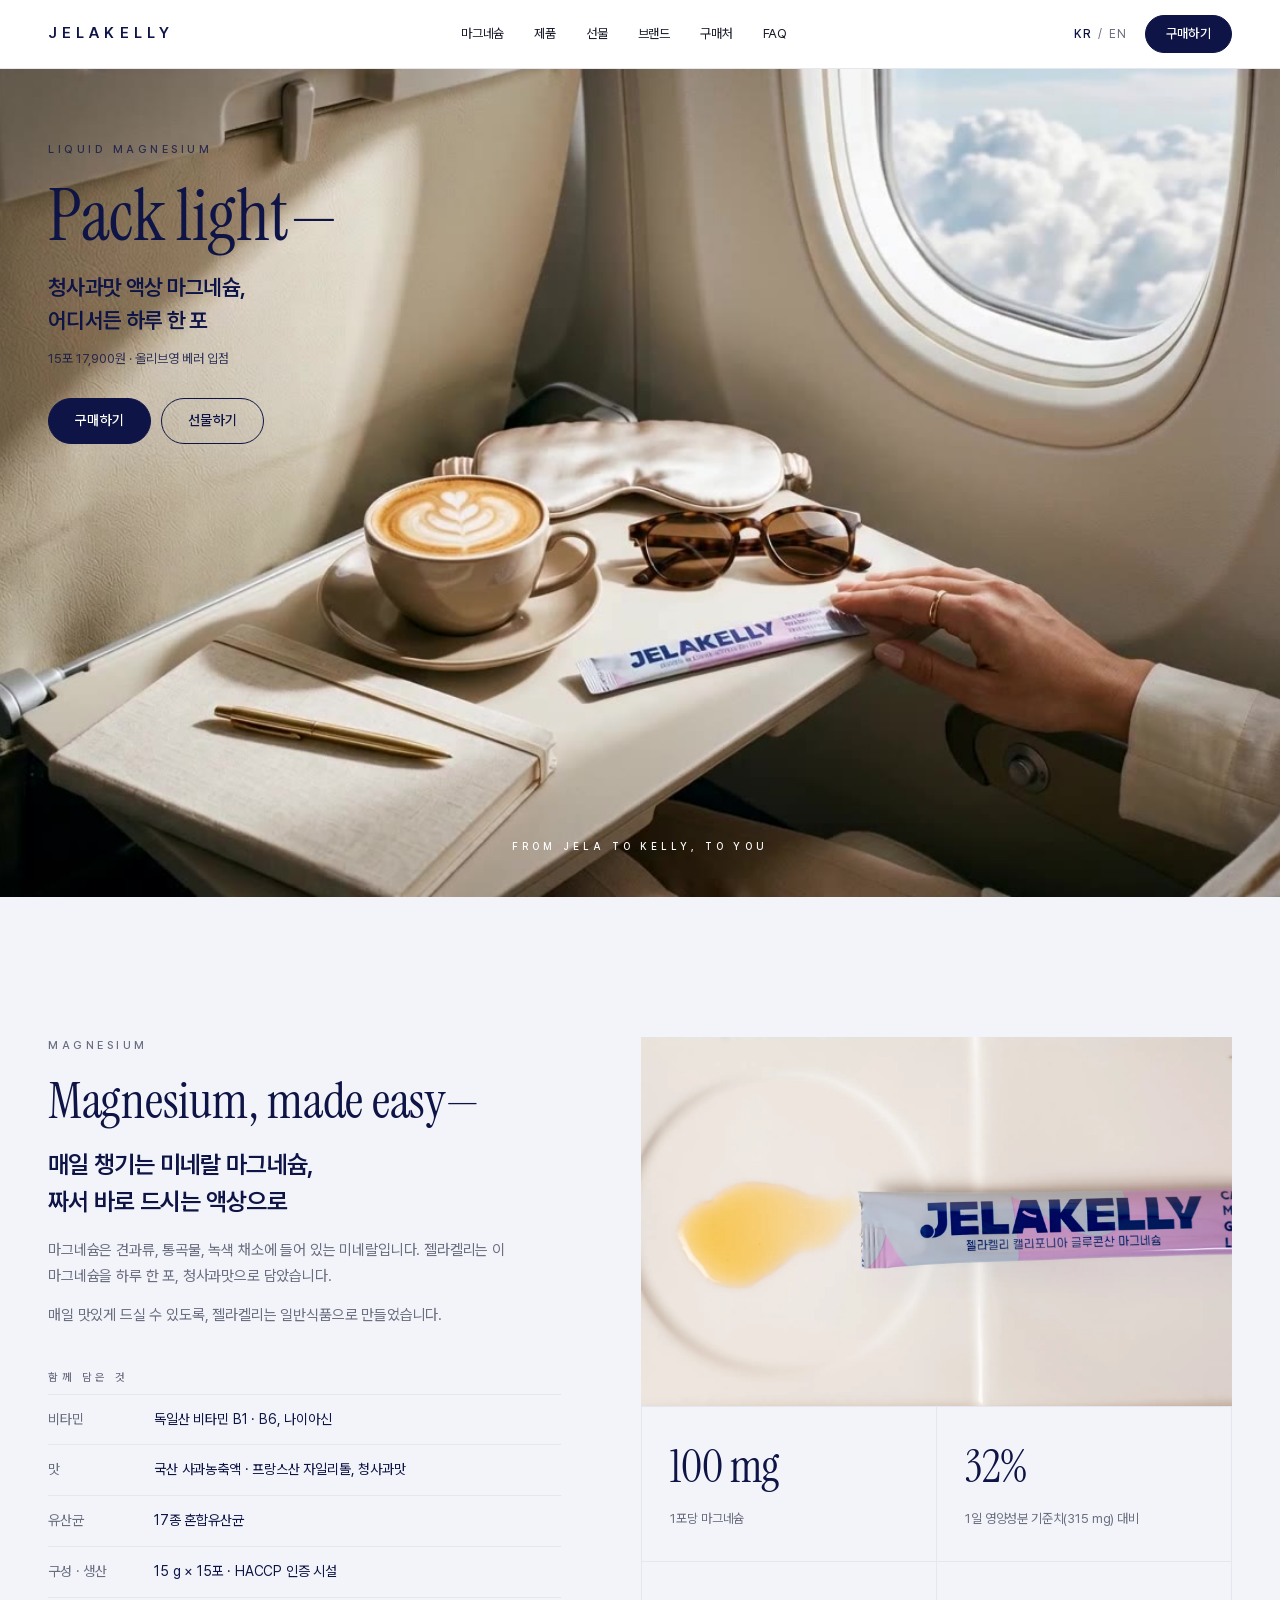
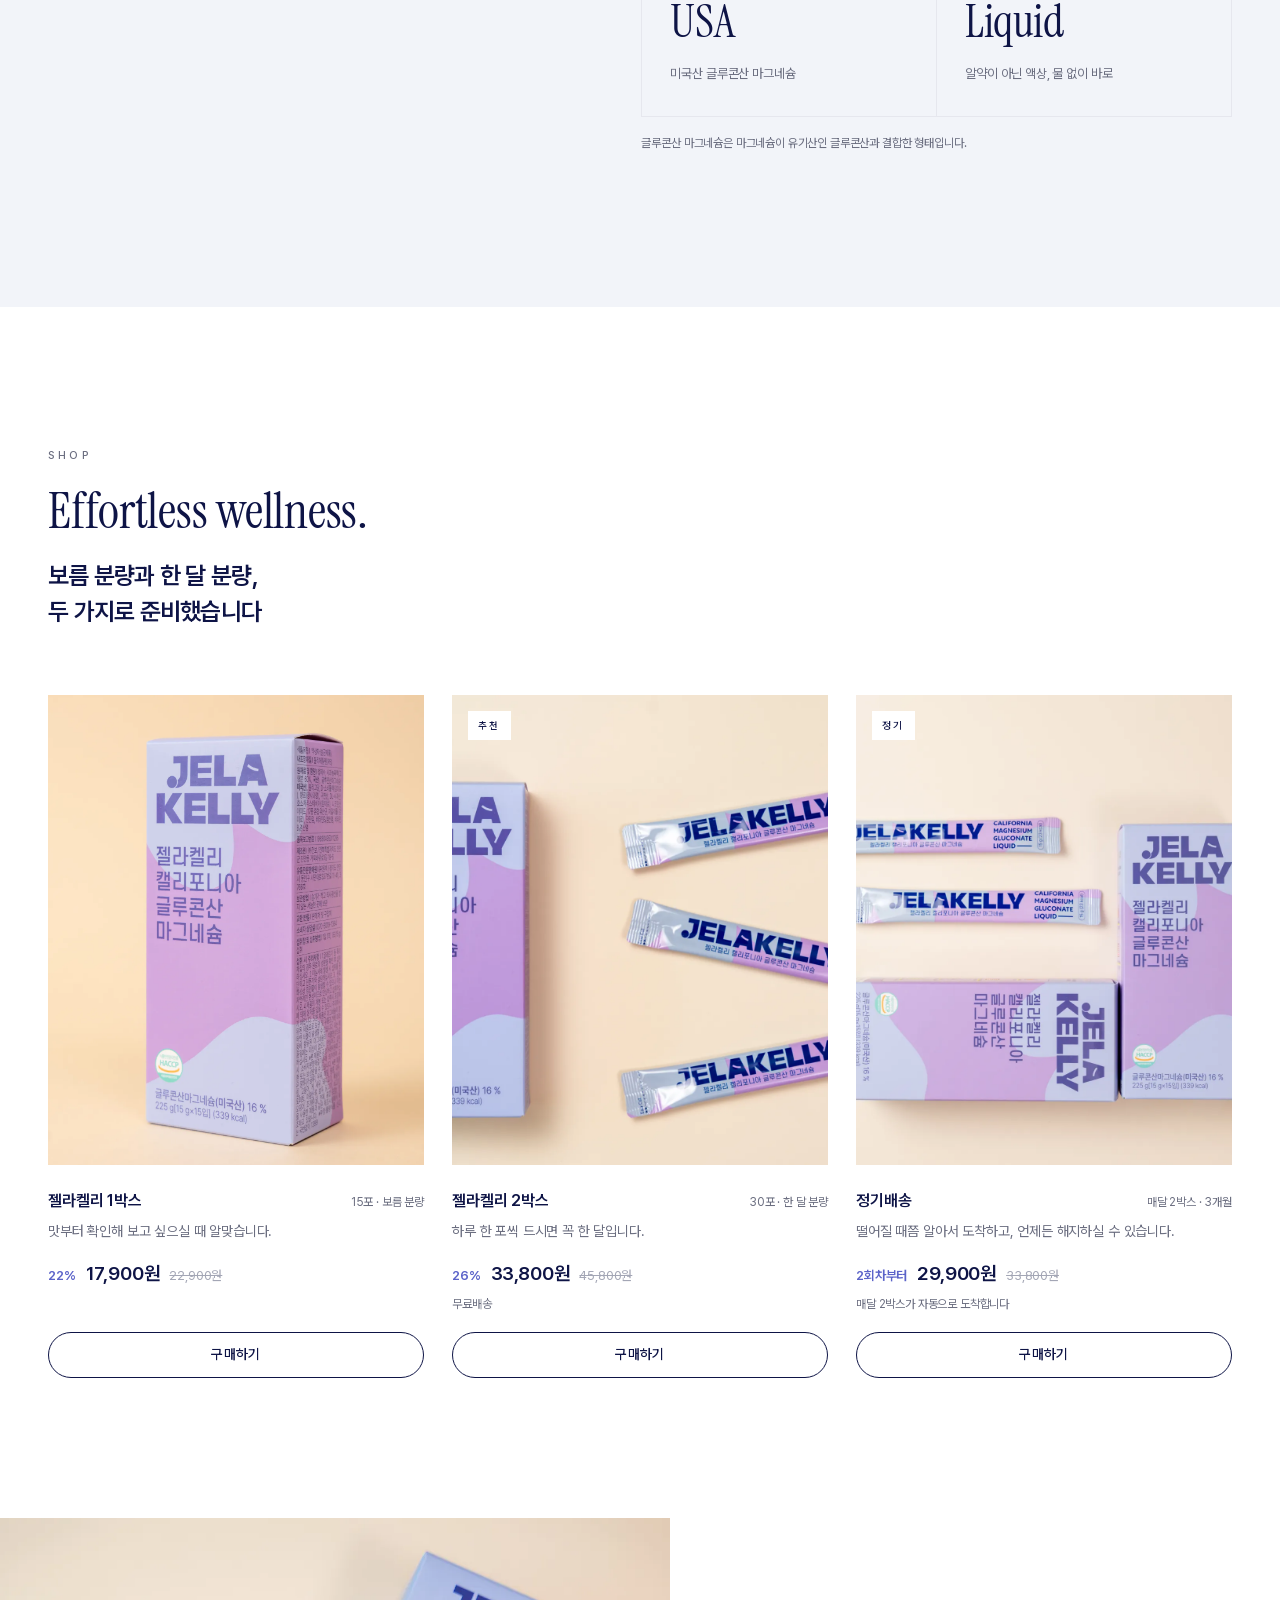
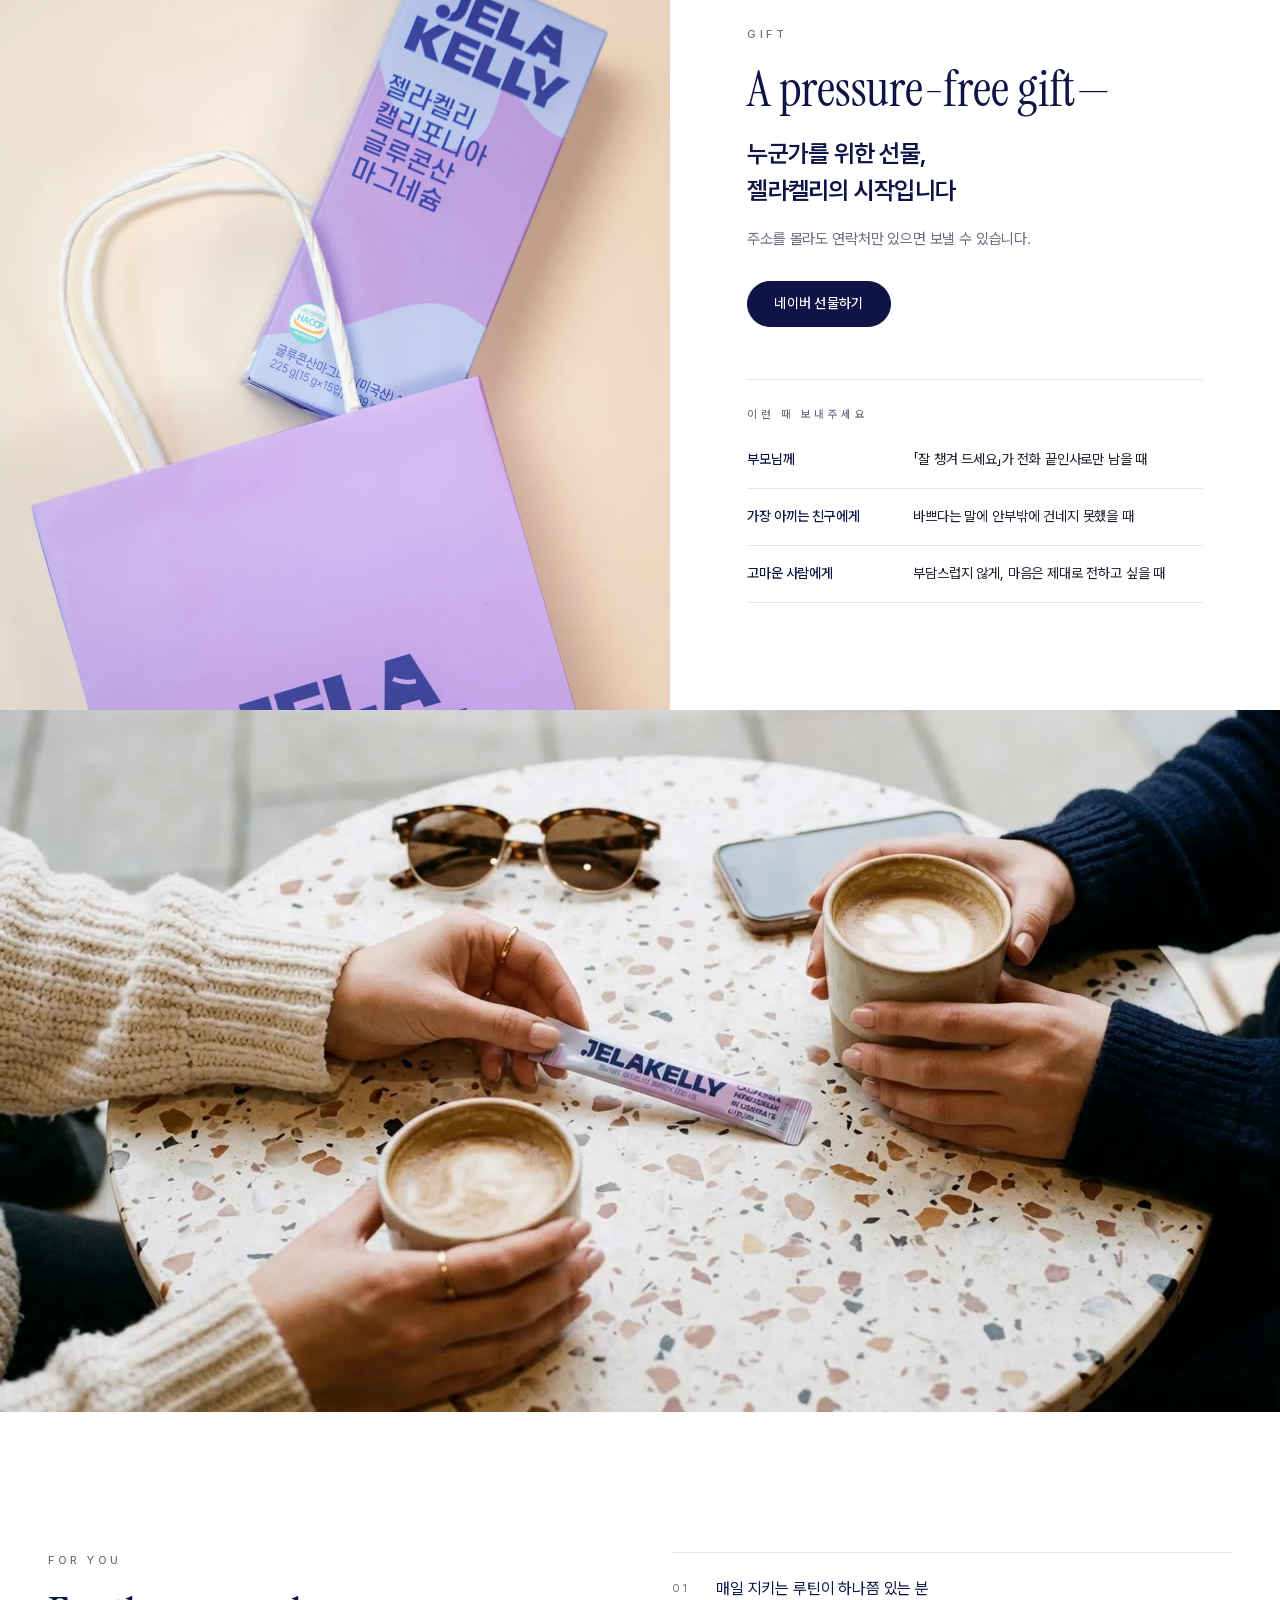
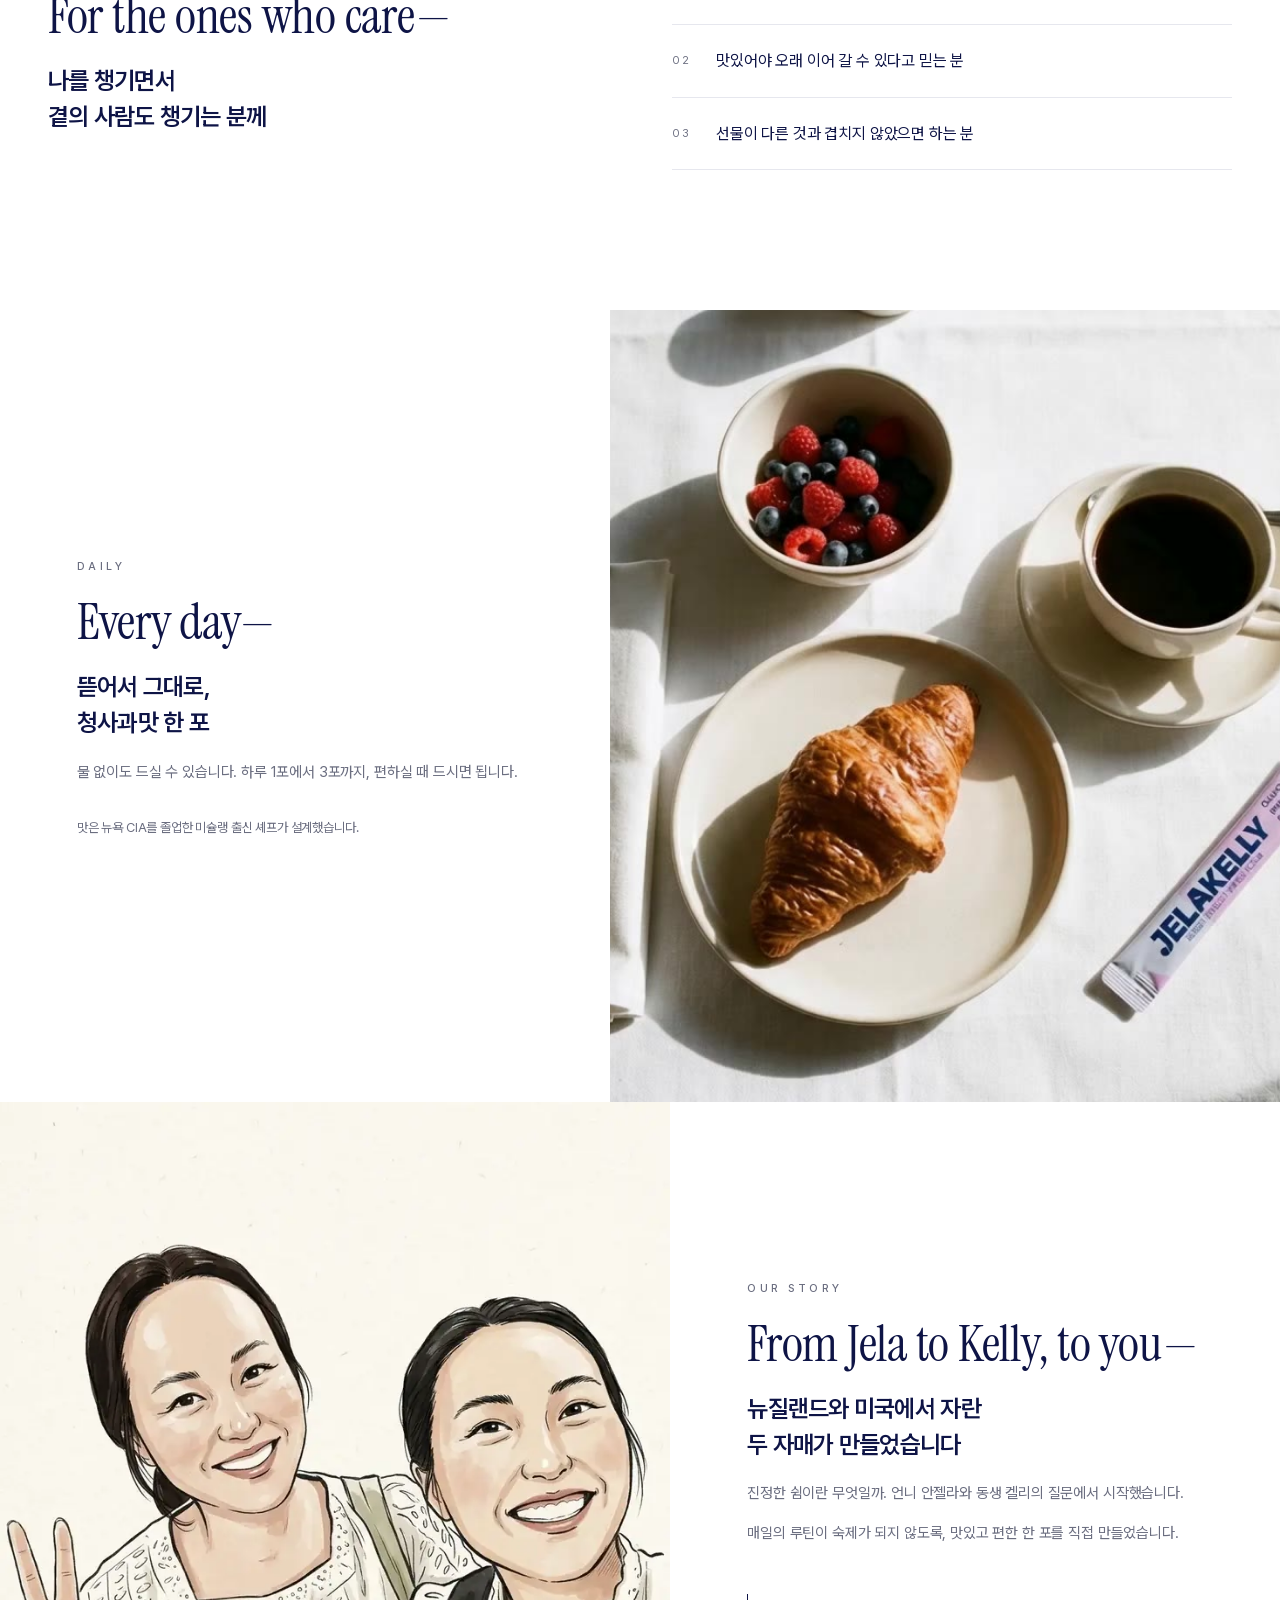
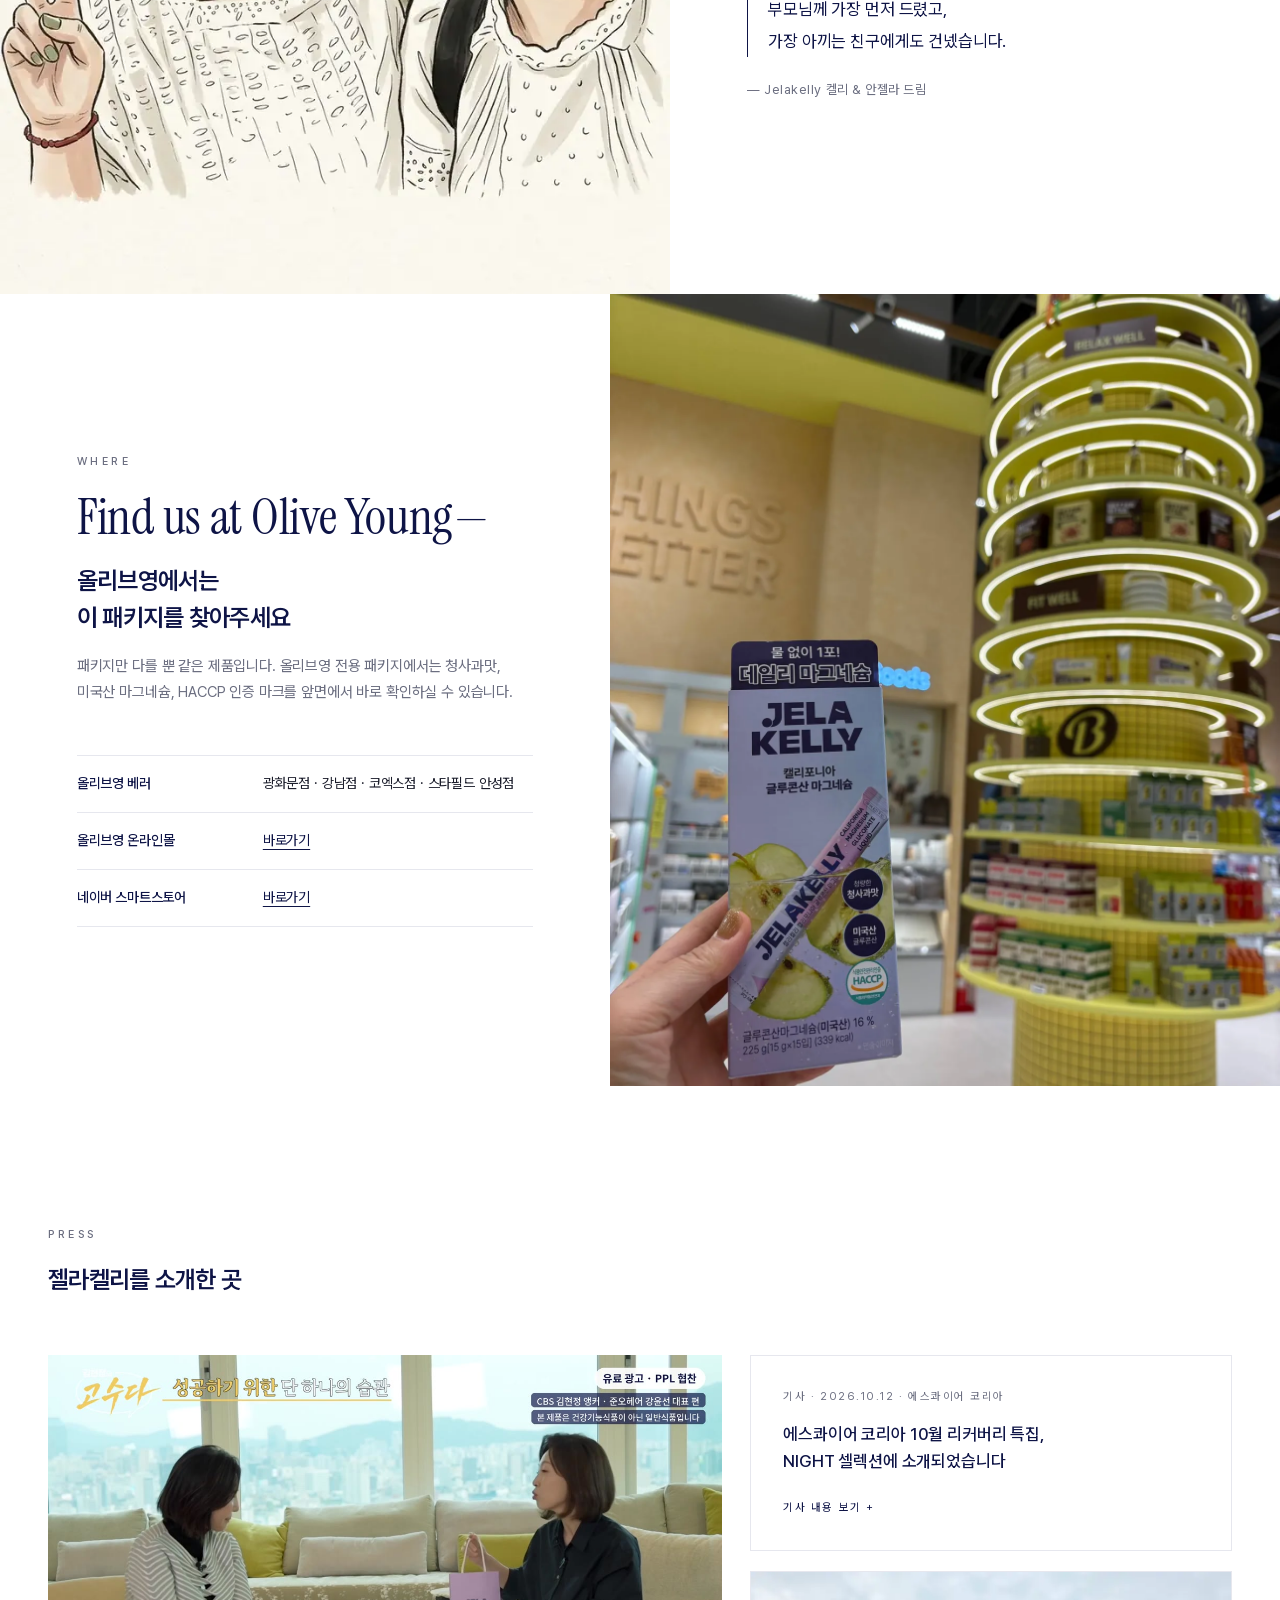
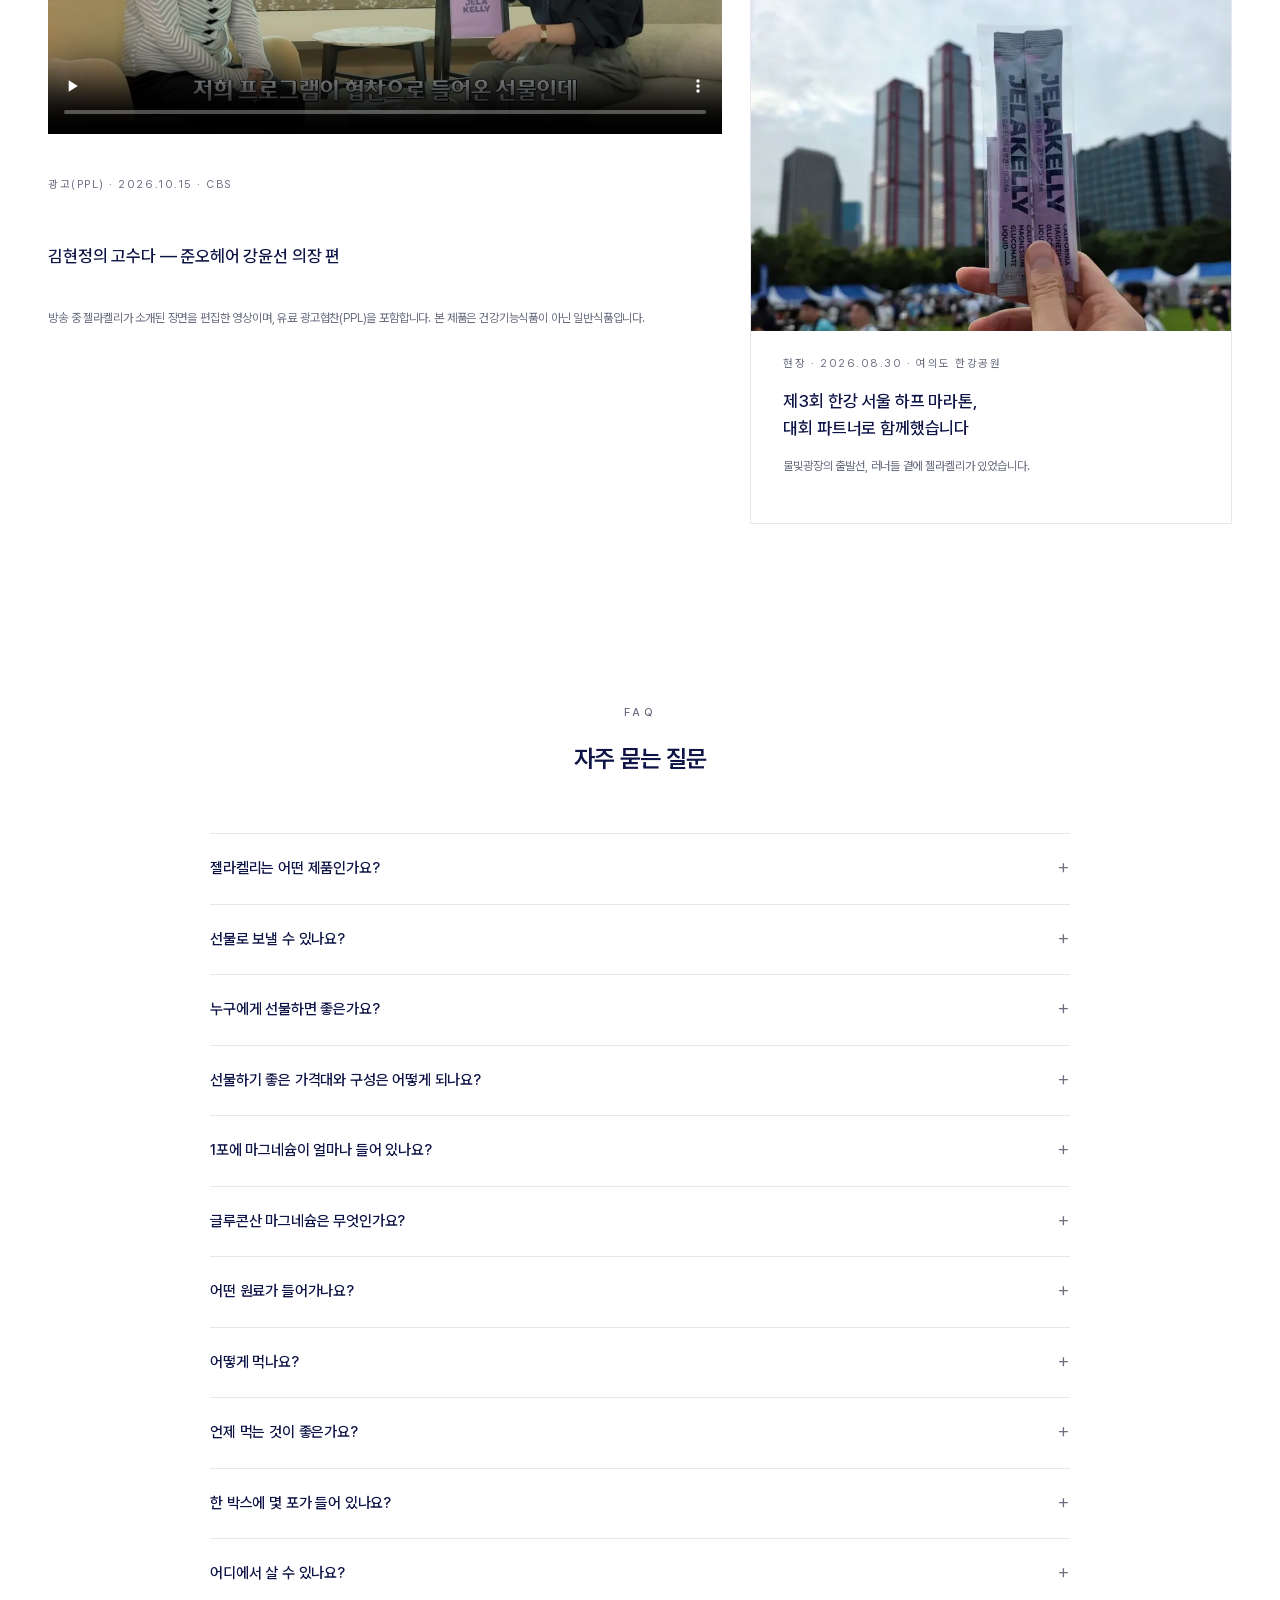
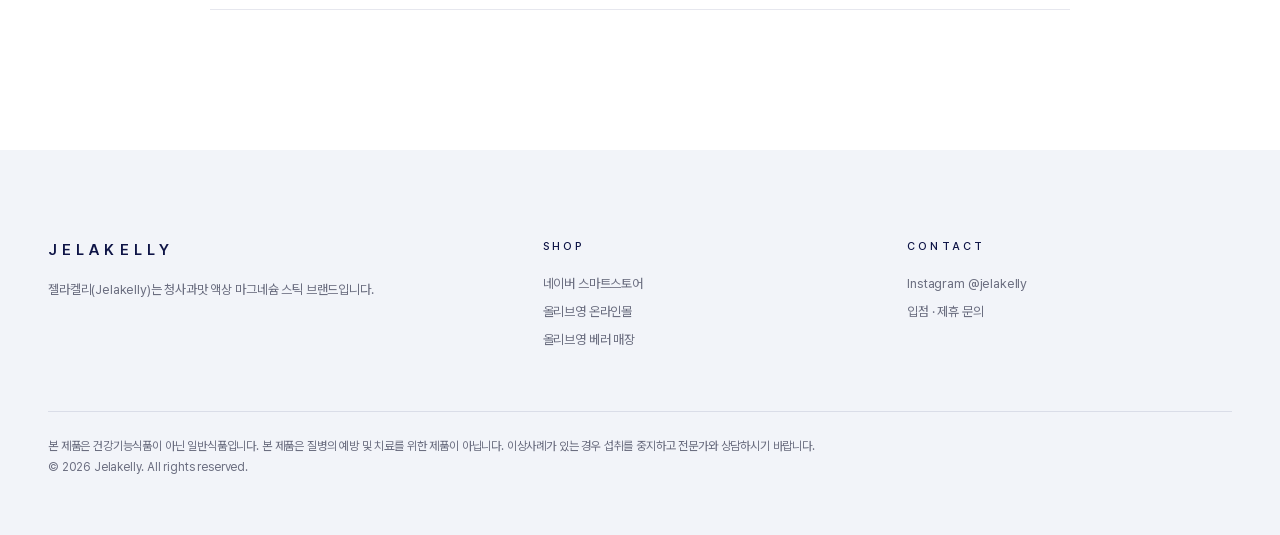
<file: index.html>
<!DOCTYPE html>
<html lang="ko">
<head>
<!-- Google tag (gtag.js) -->
<script async src="https://www.googletagmanager.com/gtag/js?id=G-E6C6L4FZFX"></script>
<script>
  window.dataLayer = window.dataLayer || [];
  function gtag(){dataLayer.push(arguments);}
  gtag('js', new Date());
  gtag('config', 'G-E6C6L4FZFX');
</script>
<meta charset="utf-8">
<meta name="viewport" content="width=device-width, initial-scale=1">
<title>젤라켈리 | 선물하기 좋은 청사과맛 액상 마그네슘 스틱</title>
<meta name="description" content="연락처만 있으면 보낼 수 있는 선물, 청사과맛 액상 마그네슘 스틱 젤라켈리. 미국산 글루콘산 마그네슘, 국산 사과농축액. 네이버 스마트스토어와 올리브영에서 만날 수 있습니다.">
<meta name="keywords" content="젤라켈리, 마그네슘 선물, 부모님 선물, 친구 선물, 액상 마그네슘, 마그네슘 스틱, 글루콘산 마그네슘, 청사과맛 마그네슘, 올리브영 마그네슘">
<meta name="robots" content="index, follow, max-image-preview:large, max-snippet:-1, max-video-preview:-1">
<meta name="author" content="젤라켈리">
<meta name="theme-color" content="#FFFFFF">
<link rel="canonical" href="https://www.jelakelly.com/">
<link rel="alternate" hreflang="ko-KR" href="https://www.jelakelly.com/">
<link rel="alternate" hreflang="en" href="https://www.jelakelly.com/en/">
<link rel="alternate" hreflang="x-default" href="https://www.jelakelly.com/">
<meta property="og:type" content="website">
<meta property="og:site_name" content="젤라켈리">
<meta property="og:title" content="젤라켈리 | 선물하기 좋은 청사과맛 액상 마그네슘 스틱">
<meta property="og:description" content="연락처만 있으면 보낼 수 있는 선물, 청사과맛 액상 마그네슘 스틱 젤라켈리. 미국산 글루콘산 마그네슘, 국산 사과농축액. 네이버 스마트스토어와 올리브영에서 만날 수 있습니다.">
<meta property="og:url" content="https://www.jelakelly.com/">
<meta property="og:image" content="https://www.jelakelly.com/assets/og-ko.jpg">
<meta property="og:image:width" content="1200">
<meta property="og:image:height" content="630">
<meta property="og:locale" content="ko_KR">
<meta property="og:locale:alternate" content="en_US">
<meta name="twitter:card" content="summary_large_image">
<meta name="twitter:title" content="젤라켈리 | 선물하기 좋은 청사과맛 액상 마그네슘 스틱">
<meta name="twitter:description" content="연락처만 있으면 보낼 수 있는 선물, 청사과맛 액상 마그네슘 스틱 젤라켈리. 미국산 글루콘산 마그네슘, 국산 사과농축액. 네이버 스마트스토어와 올리브영에서 만날 수 있습니다.">
<meta name="twitter:image" content="https://www.jelakelly.com/assets/og-ko.jpg">
<!-- SEARCH CONSOLE: 발급받은 값을 넣고 주석을 푸십시오
<meta name="google-site-verification" content="여기에-구글-인증코드">
<meta name="naver-site-verification" content="여기에-네이버-인증코드">
-->
<link rel="preload" as="font" type="font/woff2" href="assets/fonts/pretendard-sub.woff2" crossorigin>
<link rel="preload" as="font" type="font/woff2" href="assets/fonts/instrument-serif.woff2" crossorigin>
<link rel="preload" as="image" href="assets/hero-plane.jpg">
<style>
@font-face{font-family:'JK Sans';src:url(assets/fonts/pretendard-sub.woff2) format('woff2');font-weight:45 920;font-display:swap}
@font-face{font-family:'JK Sans';src:url(assets/fonts/pretendard-add.woff2) format('woff2');font-weight:45 920;font-display:swap;unicode-range:U+AC70,U+ACF5,U+AD00,U+B00C,U+B108,U+B2E8,U+B354,U+B370,U+B3CC,U+B4EC,U+B809,U+BC88,U+BCF5,U+BD81,U+BE5B,U+C0AD,U+C140,U+C158,U+C5ED,U+C6B8,U+C7AC,U+C9F8,U+CDB0,U+CEE4,U+D15C,U+D1A4,U+D2B9,U+D30C,U+D398,U+D5A5,U+D5EC}
@font-face{font-family:'JK Serif';src:url(assets/fonts/instrument-serif.woff2) format('woff2');font-weight:400;font-display:swap}
:root{--ink:#0E1446;--text:#1B1D2B;--muted:#6B6E80;--line:#E6E7EE;--ice:#F2F4F9;--lilac:#ECE7F5;--bg:#FFFFFF}
*{box-sizing:border-box}
html{scroll-behavior:smooth}
body{margin:0;background:var(--bg);color:var(--text);font-family:'JK Sans','Pretendard Variable',Pretendard,-apple-system,'Apple SD Gothic Neo',BlinkMacSystemFont,sans-serif;font-weight:400;letter-spacing:-.01em;-webkit-font-smoothing:antialiased;word-break:keep-all;overflow-wrap:break-word;line-height:1.7}
a{color:inherit;text-decoration:none}
img,video{display:block;max-width:100%}
.wrap{max-width:1320px;margin:0 auto;padding:0 48px}
.eyebrow{font-size:11px;letter-spacing:.32em;font-weight:500;color:var(--muted);text-transform:uppercase;margin:0 0 18px}
.en{font-family:'JK Serif','Instrument Serif',Georgia,serif;font-weight:400;font-size:clamp(36px,4vw,56px);letter-spacing:-.005em;line-height:1.05;color:var(--ink);margin:0 0 20px}
h2{font-weight:600;font-size:clamp(21px,1.9vw,26px);line-height:1.5;color:var(--ink);margin:0 0 18px;letter-spacing:-.03em}
p{margin:0 0 14px;font-size:15px;color:var(--text)}
.muted{color:var(--muted)}
.btn{display:inline-flex;align-items:center;justify-content:center;height:46px;padding:0 26px;border-radius:999px;font-size:14px;font-weight:500;letter-spacing:.02em;transition:background .2s,color .2s,border-color .2s}
.btn.solid{background:var(--ink);color:#fff;border:1px solid var(--ink)}
.btn.solid:hover{background:#252C6B}
.btn.line{border:1px solid var(--ink);color:var(--ink);background:transparent}
.btn.line:hover{background:var(--ink);color:#fff}
.btns{display:flex;gap:10px;flex-wrap:wrap}
section{position:relative}
.pad{padding:140px 0}
/* header */
.hd{position:sticky;top:0;z-index:50;background:rgba(255,255,255,.96);backdrop-filter:saturate(1.2) blur(8px);border-bottom:1px solid var(--line)}
.hd .wrap{display:flex;align-items:center;justify-content:space-between;height:68px;gap:24px}
.mark{font-weight:600;font-size:15px;letter-spacing:.34em;color:var(--ink)}
.nav{display:flex;gap:30px;font-size:13px;color:var(--text)}
.nav a:hover{color:var(--ink)}
.hr{display:flex;align-items:center;gap:18px;font-size:12px;letter-spacing:.08em;color:var(--muted)}
.lang{display:flex;gap:6px}.lang a[aria-current]{color:var(--ink);font-weight:500}
.hd .btn{height:38px;padding:0 20px;font-size:13px}
/* hero */
.hero{height:min(92svh,880px);min-height:560px;overflow:hidden;background:#EDE7DE}
.hero video,.hero img.poster{position:absolute;inset:0;width:100%;height:100%;object-fit:cover;object-position:50% 50%}
.hero .copy{position:absolute;left:0;right:0;top:0;padding-top:clamp(48px,8vh,96px)}
.hero .copy .wrap{max-width:1320px}
.hero .en{font-size:clamp(48px,5.6vw,84px);margin-bottom:18px}
.hero .ko{font-size:clamp(19px,1.7vw,24px);line-height:1.5;color:var(--ink);margin:0 0 12px;font-weight:600;letter-spacing:-.03em}
.hero .sub{font-size:13px;color:var(--ink);opacity:.8;margin:0 0 28px;letter-spacing:0}
.hero .eyebrow{color:var(--ink);opacity:.75}
.hero .sig{position:absolute;left:0;right:0;bottom:28px;text-align:center;font-size:10px;letter-spacing:.42em;color:#fff;font-weight:500}
/* shop */
.grid3{display:grid;grid-template-columns:repeat(3,minmax(0,1fr));gap:28px;margin-top:64px}
.card .ph{aspect-ratio:4/5;overflow:hidden;background:var(--ice);margin-bottom:22px;position:relative}
.card .ph img{width:100%;height:100%;object-fit:cover;transition:transform 1.2s cubic-bezier(.16,1,.3,1)}
.card:hover .ph img{transform:scale(1.03)}
.tag{position:absolute;top:16px;left:16px;font-size:10px;letter-spacing:.24em;font-weight:500;background:#fff;color:var(--ink);padding:6px 10px}
.card .nm{display:flex;justify-content:space-between;align-items:baseline;gap:12px}
.card .nm b{font-weight:600;font-size:16px;color:var(--ink)}
.card .nm span{font-size:12px;color:var(--muted)}
.card .ds{font-size:14px;color:var(--muted);margin:6px 0 14px}
.price{display:flex;align-items:baseline;gap:10px;font-size:19px;font-weight:600;color:var(--ink)}
.price s{font-size:13px;color:#A3A6B5;font-weight:400}
.price em{font-style:normal;font-size:13px;color:#5B63C9}
.card .nt{font-size:12px;color:var(--muted);margin:4px 0 18px}
.card .btn{width:100%}
/* split */
.split{display:grid;grid-template-columns:minmax(0,1.1fr) minmax(0,1fr);min-height:min(88vh,860px)}
.split.rev{grid-template-columns:minmax(0,1fr) minmax(0,1.1fr)}
.split .media{position:relative;overflow:hidden;background:var(--ice)}
.split .media img,.split .media video{position:absolute;inset:0;width:100%;height:100%;object-fit:cover}
#gift .media img{object-position:50% 18%}
#brand .media img{object-position:50% 30%}
.split .txt{display:flex;flex-direction:column;justify-content:center;padding:96px clamp(32px,6vw,110px)}
.occ{margin-top:52px;border-top:1px solid var(--line)}
.occ h3{font-size:11px;letter-spacing:.32em;font-weight:500;color:var(--muted);margin:26px 0 8px;text-transform:uppercase}
.occ div{display:grid;grid-template-columns:150px 1fr;gap:16px;padding:16px 0;border-bottom:1px solid var(--line);font-size:14px}
.occ div b{font-weight:500;color:var(--ink)}
/* fit */
.band{height:min(78vh,760px);min-height:420px;overflow:hidden;background:#E9E5DF}
.band video,.band img{position:absolute;inset:0;width:100%;height:100%;object-fit:cover}
.fit{display:grid;grid-template-columns:minmax(0,1fr) minmax(0,1fr);gap:64px;align-items:start}
.fit ol{list-style:none;margin:0;padding:0;border-top:1px solid var(--line)}
.fit li{display:flex;gap:22px;padding:22px 0;border-bottom:1px solid var(--line);font-size:16px;color:var(--ink)}
.fit li span{font-size:11px;letter-spacing:.2em;color:var(--muted);padding-top:5px;min-width:22px}
/* daily */
.liq{display:grid;grid-template-columns:150px 1fr;gap:20px;align-items:center;margin:30px 0 34px}
.liq img{width:150px;height:150px;object-fit:cover}
.liq span{font-size:12px;color:var(--muted);letter-spacing:.04em}
dl.facts{margin:0;border-top:1px solid var(--line)}
dl.facts div{display:grid;grid-template-columns:90px 1fr;gap:16px;padding:13px 0;border-bottom:1px solid var(--line);font-size:14px}
dl.facts dt{color:var(--muted)}dl.facts dd{margin:0;color:var(--ink)}
.chef{font-size:13px;color:var(--muted);margin-top:18px}
/* brand */
.quote{font-size:17px;line-height:1.85;color:var(--ink);font-weight:400;margin:34px 0 22px;padding-left:20px;border-left:1px solid var(--ink)}
.sign{font-size:13px;color:var(--muted);letter-spacing:.04em}
/* where */
.rows{margin-top:36px;border-top:1px solid var(--line)}
.rows a,.rows div{display:grid;grid-template-columns:170px 1fr;gap:16px;padding:16px 0;border-bottom:1px solid var(--line);font-size:14px}
.rows b{font-weight:500;color:var(--ink)}
.rows a span{color:var(--ink);text-decoration:underline;text-underline-offset:4px;text-decoration-thickness:1px}
/* press */
.press{display:grid;grid-template-columns:minmax(0,1.4fr) minmax(0,1fr);gap:28px;margin-top:56px;align-items:start}
.press a.c{min-height:220px}
.press .v{background:#000}
.press video{width:100%;aspect-ratio:16/9;object-fit:cover}
.press .c{border:1px solid var(--line);padding:32px;display:flex;flex-direction:column;justify-content:space-between;gap:24px}
.lbl{font-size:11px;letter-spacing:.14em;color:var(--muted)}
.press h3{font-weight:500;font-size:17px;color:var(--ink);margin:10px 0 0;line-height:1.6}
.press .note{font-size:12px;color:var(--muted);margin-top:14px}
.press .arts{display:grid;gap:20px}
.press .mh{justify-content:flex-start}
.press .mh img{width:calc(100% + 64px);max-width:none;margin:-32px -32px 0;aspect-ratio:4/3;object-fit:cover}
.press .art summary{cursor:pointer;list-style:none;color:var(--ink)}
.press .art summary::-webkit-details-marker{display:none}
.press .art summary::after{content:" +"}
.press .art[open] summary::after{content:" −"}
.press .art p{font-size:14px;line-height:1.8;color:var(--ink);margin:14px 0 0}
.press .art a{display:inline-block;margin-top:14px;color:var(--ink)}
/* faq */
.faq{max-width:860px;margin:56px auto 0;border-top:1px solid var(--line)}
.faq details{border-bottom:1px solid var(--line)}
.faq summary{list-style:none;cursor:pointer;display:flex;justify-content:space-between;gap:20px;padding:22px 0;font-size:15px;font-weight:500;color:var(--ink)}
.faq summary::-webkit-details-marker{display:none}
.faq summary:after{content:"+";font-weight:300;font-size:20px;line-height:1;color:var(--muted);transition:transform .25s}
.faq details[open] summary:after{transform:rotate(45deg)}
.faq details p{padding:0 0 24px;color:var(--muted);font-size:14px;margin:0}
.center{text-align:center}
/* footer */
.ft{background:var(--ice);padding:88px 0 56px;font-size:13px;color:var(--muted)}
.ft .cols{display:grid;grid-template-columns:1.4fr 1fr 1fr;gap:40px}
.ft h4{font-size:11px;letter-spacing:.28em;font-weight:500;color:var(--ink);margin:0 0 14px;text-transform:uppercase}
.ft a{display:block;padding:3px 0}.ft a:hover{color:var(--ink)}
.ft .mark{display:block;margin-bottom:16px}
.ft .legal{margin-top:56px;padding-top:24px;border-top:1px solid #DADDE8;font-size:12px;line-height:1.8}
/* mag */
.magph{aspect-ratio:16/10;overflow:hidden;margin-bottom:0}.magph img{width:100%;height:100%;object-fit:cover}
.mag{display:grid;grid-template-columns:minmax(0,1fr) minmax(0,1.15fr);gap:80px;align-items:start}
.tiles{display:grid;grid-template-columns:1fr 1fr;border-top:1px solid var(--line);border-left:1px solid var(--line)}
.tiles div{padding:34px 28px 30px;border-right:1px solid var(--line);border-bottom:1px solid var(--line)}
.tiles b{display:block;font-family:'JK Serif','Instrument Serif',Georgia,serif;font-weight:400;font-size:clamp(38px,3.6vw,54px);color:var(--ink);letter-spacing:-.01em;line-height:1.1;margin-bottom:12px}
.tiles span{font-size:13px;color:var(--muted)}
.mag .withs{margin-top:40px}
.mag .withs h3{font-size:11px;letter-spacing:.32em;font-weight:500;color:var(--muted);margin:0 0 6px;text-transform:uppercase}
.mag .gl{font-size:12px;color:var(--muted);margin-top:16px}
/* reveal */
.rv{opacity:0;transform:translateY(24px);transition:opacity 1s cubic-bezier(.16,1,.3,1),transform 1s cubic-bezier(.16,1,.3,1)}
.rv.on{opacity:1;transform:none}
@media (prefers-reduced-motion:reduce){.rv{opacity:1;transform:none;transition:none}}
/* mobile */
@media (max-width:960px){
 .wrap{padding:0 20px}
 .nav{display:none}
 .hd .wrap{height:60px}
 .mark{font-size:13px;letter-spacing:.3em}
 .pad{padding:96px 0}
 .hero{height:min(88svh,760px);min-height:520px}
 .hero video,.hero img.poster{object-position:62% 50%}
 .hero .copy{padding-top:40px}
 .hero .ko{font-size:15px}
 .grid3{grid-template-columns:1fr;gap:48px;margin-top:44px}
 .split,.split.rev{grid-template-columns:1fr;min-height:0}
 .split .media{aspect-ratio:4/5}
 .split.rev .media{order:-1}
 .split .txt{padding:64px 20px 88px}
 .fit{grid-template-columns:1fr;gap:36px}
 .mag{grid-template-columns:1fr;gap:40px}
 .tiles div{padding:24px 18px}
 .press{grid-template-columns:1fr}
 .occ div,.rows a,.rows div{grid-template-columns:1fr;gap:2px}
 .ft .cols{grid-template-columns:1fr;gap:32px}
 .band{height:auto;min-height:0;aspect-ratio:4/5}
 .band video,.band img{object-position:40% 50%}
}
</style>
<noscript><style>.rv{opacity:1!important;transform:none!important}</style></noscript>
<script type="application/ld+json">
{
 "@context": "https://schema.org",
 "@graph": [
  {
   "@type": "Organization",
   "@id": "https://www.jelakelly.com/#org",
   "name": "젤라켈리",
   "alternateName": [
    "Jelakelly",
    "젤라켈리"
   ],
   "legalName": "주식회사 원백",
   "url": "https://www.jelakelly.com/",
   "logo": "https://www.jelakelly.com/assets/og-ko.jpg",
   "description": "젤라켈리는 캘리포니아 글루콘산 마그네슘 액상 스틱 브랜드입니다.",
   "sameAs": [
    "https://www.instagram.com/jelakelly/",
    "https://smartstore.naver.com/jelakelly",
    "https://oy.run/SNcvwkIn5wyJ7S"
   ],
   "contactPoint": [
    {
     "@type": "ContactPoint",
     "contactType": "sales",
     "email": "angela@jelakelly.com",
     "availableLanguage": [
      "ko",
      "en"
     ]
    }
   ]
  },
  {
   "@type": "WebSite",
   "@id": "https://www.jelakelly.com/#website",
   "url": "https://www.jelakelly.com/",
   "name": "젤라켈리",
   "publisher": {
    "@id": "https://www.jelakelly.com/#org"
   },
   "inLanguage": "ko-KR"
  },
  {
   "@type": "Product",
   "@id": "https://www.jelakelly.com/#product",
   "name": "젤라켈리 캘리포니아 글루콘산 마그네슘 액상 스틱",
   "brand": {
    "@id": "https://www.jelakelly.com/#org"
   },
   "description": "스틱을 뜯어 그대로 드시는 청사과맛 액상 마그네슘 스틱입니다. 연락처만 있으면 선물로도 보낼 수 있습니다. 미국산 글루콘산 마그네슘 100 mg과 독일산 비타민 B1·B6이 들어가며, 맛은 국산 사과농축액과 프랑스산 자일리톨로 냈습니다. 건강기능식품이 아닌 일반식품입니다.",
   "image": [
    "https://www.jelakelly.com/assets/box-1.jpg",
    "https://www.jelakelly.com/assets/liquid.jpg",
    "https://www.jelakelly.com/assets/og-ko.jpg"
   ],
   "category": "일반식품",
   "additionalProperty": [
    {
     "@type": "PropertyValue",
     "name": "내용량",
     "value": "225 g (15 g × 15포)"
    },
    {
     "@type": "PropertyValue",
     "name": "마그네슘",
     "value": "100 mg"
    },
    {
     "@type": "PropertyValue",
     "name": "원산지",
     "value": "글루콘산 마그네슘 미국산, 비타민 B1·B6 독일산, 사과농축액 국산"
    },
    {
     "@type": "PropertyValue",
     "name": "인증",
     "value": "HACCP"
    }
   ],
   "offers": {
    "@type": "AggregateOffer",
    "priceCurrency": "KRW",
    "lowPrice": 17900,
    "highPrice": 33800,
    "offerCount": 3,
    "availability": "https://schema.org/InStock",
    "seller": {
     "@id": "https://www.jelakelly.com/#org"
    },
    "offers": [
     {
      "@type": "Offer",
      "name": "젤라켈리 마그네슘 1박스 (15포)",
      "price": 17900,
      "priceCurrency": "KRW",
      "availability": "https://schema.org/InStock",
      "url": "https://smartstore.naver.com/jelakelly"
     },
     {
      "@type": "Offer",
      "name": "젤라켈리 마그네슘 2박스 (30포)",
      "price": 33800,
      "priceCurrency": "KRW",
      "availability": "https://schema.org/InStock",
      "url": "https://smartstore.naver.com/jelakelly"
     },
     {
      "@type": "Offer",
      "name": "3개월 정기배송 (매달 2박스)",
      "price": 29900,
      "priceCurrency": "KRW",
      "availability": "https://schema.org/InStock",
      "url": "https://smartstore.naver.com/jelakelly"
     }
    ]
   }
  },
  {
   "@type": "FAQPage",
   "@id": "https://www.jelakelly.com/#faq",
   "mainEntity": [
    {
     "@type": "Question",
     "name": "젤라켈리는 어떤 제품인가요?",
     "acceptedAnswer": {
      "@type": "Answer",
      "text": "스틱을 뜯어 그대로 드시는 청사과맛 액상 마그네슘 스틱입니다. 건강기능식품이 아닌 일반식품입니다."
     }
    },
    {
     "@type": "Question",
     "name": "선물로 보낼 수 있나요?",
     "acceptedAnswer": {
      "@type": "Answer",
      "text": "네이버 선물하기로 보내실 수 있습니다. 주소를 몰라도 연락처만 있으면 됩니다."
     }
    },
    {
     "@type": "Question",
     "name": "누구에게 선물하면 좋은가요?",
     "acceptedAnswer": {
      "@type": "Answer",
      "text": "부모님, 가장 아끼는 친구, 고마운 분께 건네기 좋습니다. 젤라켈리를 만든 두 자매도 부모님께 가장 먼저 드렸고, 가장 아끼는 친구에게도 건넸습니다."
     }
    },
    {
     "@type": "Question",
     "name": "선물하기 좋은 가격대와 구성은 어떻게 되나요?",
     "acceptedAnswer": {
      "@type": "Answer",
      "text": "1박스(15포) 17,900원, 2박스(30포) 33,800원입니다. 처음 건네실 때는 1박스, 한 달 분량을 챙겨 드리고 싶을 때는 2박스가 알맞습니다."
     }
    },
    {
     "@type": "Question",
     "name": "1포에 마그네슘이 얼마나 들어 있나요?",
     "acceptedAnswer": {
      "@type": "Answer",
      "text": "1포(15 g)에 마그네슘 100 mg이 들어 있습니다. 1일 영양성분 기준치(315 mg)의 32%입니다."
     }
    },
    {
     "@type": "Question",
     "name": "글루콘산 마그네슘은 무엇인가요?",
     "acceptedAnswer": {
      "@type": "Answer",
      "text": "마그네슘이 유기산인 글루콘산과 결합한 형태입니다. 젤라켈리는 미국산 글루콘산 마그네슘을 씁니다."
     }
    },
    {
     "@type": "Question",
     "name": "어떤 원료가 들어가나요?",
     "acceptedAnswer": {
      "@type": "Answer",
      "text": "미국산 글루콘산 마그네슘 100 mg, 독일산 비타민 B1·B6이 들어갑니다. 맛은 국산 사과농축액과 프랑스산 자일리톨로 냈습니다."
     }
    },
    {
     "@type": "Question",
     "name": "어떻게 먹나요?",
     "acceptedAnswer": {
      "@type": "Answer",
      "text": "스틱 윗부분을 뜯어 그대로 짜서 드시면 됩니다. 물 없이도 드실 수 있고, 물을 곁들이셔도 좋습니다. 하루 1포에서 3포까지 드실 수 있습니다."
     }
    },
    {
     "@type": "Question",
     "name": "언제 먹는 것이 좋은가요?",
     "acceptedAnswer": {
      "@type": "Answer",
      "text": "정해진 시간은 없습니다. 매일 같은 시간에 드시면 잊지 않고 이어 가기 좋습니다."
     }
    },
    {
     "@type": "Question",
     "name": "한 박스에 몇 포가 들어 있나요?",
     "acceptedAnswer": {
      "@type": "Answer",
      "text": "15포가 들어 있습니다. 총 내용량은 225 g(15 g × 15포)입니다."
     }
    },
    {
     "@type": "Question",
     "name": "어디에서 살 수 있나요?",
     "acceptedAnswer": {
      "@type": "Answer",
      "text": "네이버 스마트스토어, 올리브영 온라인몰, 그리고 올리브영 베러 광화문점·강남점·코엑스점·스타필드 안성점에서 구매하실 수 있습니다."
     }
    }
   ]
  },
  {
   "@type": "BreadcrumbList",
   "itemListElement": [
    {
     "@type": "ListItem",
     "position": 1,
     "name": "홈",
     "item": "https://www.jelakelly.com/"
    }
   ]
  },
  {
   "@type": "VideoObject",
   "@id": "https://www.jelakelly.com/#gosuda",
   "name": "김현정의 고수다 — 준오헤어 강윤선 편 (젤라켈리 소개 편집본)",
   "description": "CBS 김현정의 고수다 준오헤어 강윤선 편에서 젤라켈리 청사과맛 액상 마그네슘 스틱을 선물로 건네는 장면을 편집한 영상입니다. 유료 광고협찬(PPL)을 포함하며, 본 제품은 건강기능식품이 아닌 일반식품입니다.",
   "thumbnailUrl": "https://www.jelakelly.com/assets/gosuda-1015-poster.jpg",
   "uploadDate": "2026-10-15",
   "contentUrl": "https://www.jelakelly.com/assets/gosuda-1015.mp4",
   "duration": "PT32S",
   "inLanguage": "ko",
   "isPartOf": {
    "@id": "https://www.jelakelly.com/#website"
   }
  }
 ]
}
</script>
</head>
<body>
<header class="hd"><div class="wrap">
 <a class="mark" href="#top">JELAKELLY</a>
 <nav class="nav"><a href="#magnesium">마그네슘</a><a href="#shop">제품</a><a href="#gift">선물</a><a href="#brand">브랜드</a><a href="#where">구매처</a><a href="#faq">FAQ</a></nav>
 <div class="hr"><div class="lang"><a href="/" aria-current="true">KR</a><span>/</span><a href="/en/">EN</a></div><a class="btn solid" href="https://smartstore.naver.com/jelakelly" target="_blank" rel="noopener">구매하기</a></div>
</div></header>

<main>
<section class="hero" id="top">
 <img class="poster" src="assets/hero-plane.jpg" alt="" aria-hidden="true">
 <video class="" data-auto autoplay muted loop playsinline preload="metadata" poster="assets/hero-plane.jpg" aria-label="Pack light⁠—"><source src="assets/hero-plane.mp4" type="video/mp4"></video>
 <div class="copy"><div class="wrap">
  <p class="eyebrow">LIQUID MAGNESIUM</p>
  <p class="en">Pack light⁠—</p>
  <h1 class="ko">청사과맛 액상 마그네슘,<br>어디서든 하루 한 포</h1>
  <p class="sub">15포 17,900원 · 올리브영 베러 입점</p>
  <div class="btns"><a class="btn solid" href="#shop">구매하기</a><a class="btn line" href="#gift">선물하기</a></div>
 </div></div>
 <p class="sig">FROM JELA TO KELLY, TO YOU</p>
</section>

<section class="pad" id="magnesium" style="background:var(--ice)"><div class="wrap mag">
 <div class="rv">
  <p class="eyebrow">MAGNESIUM</p>
  <p class="en">Magnesium, made easy⁠—</p>
  <h2>매일 챙기는 미네랄 마그네슘,<br>짜서 바로 드시는 액상으로</h2>
  <p class="muted">마그네슘은 견과류, 통곡물, 녹색 채소에 들어 있는 미네랄입니다. 젤라켈리는 이 마그네슘을 하루 한 포, 청사과맛으로 담았습니다.</p>
  <p class="muted">매일 맛있게 드실 수 있도록, 젤라켈리는 일반식품으로 만들었습니다.</p>
  <div class="withs"><h3>함께 담은 것</h3><dl class="facts"><div><dt>비타민</dt><dd>독일산 비타민 B1 · B6, 나이아신</dd></div><div><dt>맛</dt><dd>국산 사과농축액 · 프랑스산 자일리톨, 청사과맛</dd></div><div><dt>유산균</dt><dd>17종 혼합유산균</dd></div><div><dt>구성 · 생산</dt><dd>15 g × 15포 · HACCP 인증 시설</dd></div></dl></div>
 </div>
 <div class="rv"><div class="magph"><img src="assets/liquid.webp" alt="스틱에서 짜낸 젤라켈리 실제 액상" loading="lazy" decoding="async"></div><div class="tiles"><div><b>100 mg</b><span>1포당 마그네슘</span></div><div><b>32%</b><span>1일 영양성분 기준치(315 mg) 대비</span></div><div><b>USA</b><span>미국산 글루콘산 마그네슘</span></div><div><b>Liquid</b><span>알약이 아닌 액상, 물 없이 바로</span></div></div><p class="gl">글루콘산 마그네슘은 마그네슘이 유기산인 글루콘산과 결합한 형태입니다.</p></div>
</div></section>

<section class="pad" id="shop"><div class="wrap">
 <div class="rv"><p class="eyebrow">SHOP</p><p class="en">Effortless wellness.</p><h2>보름 분량과 한 달 분량,<br>두 가지로 준비했습니다</h2></div>
 <div class="grid3"><article class="card rv"><a href="https://smartstore.naver.com/jelakelly" target="_blank" rel="noopener"><div class="ph"><img src="assets/box-1.webp" alt="젤라켈리 1박스와 스틱" loading="lazy" decoding="async"></div></a>
<div class="nm"><b>젤라켈리 1박스</b><span>15포 · 보름 분량</span></div><p class="ds">맛부터 확인해 보고 싶으실 때 알맞습니다.</p>
<div class="price"><em>22%</em>17,900원<s>22,900원</s></div><p class="nt">&nbsp;</p>
<a class="btn line" href="https://smartstore.naver.com/jelakelly" target="_blank" rel="noopener">구매하기</a></article><article class="card rv"><a href="https://smartstore.naver.com/jelakelly" target="_blank" rel="noopener"><div class="ph"><img src="assets/box-2.webp" alt="젤라켈리 박스와 스틱 세 개" loading="lazy" decoding="async"><span class="tag">추천</span></div></a>
<div class="nm"><b>젤라켈리 2박스</b><span>30포 · 한 달 분량</span></div><p class="ds">하루 한 포씩 드시면 꼭 한 달입니다.</p>
<div class="price"><em>26%</em>33,800원<s>45,800원</s></div><p class="nt">무료배송</p>
<a class="btn line" href="https://smartstore.naver.com/jelakelly" target="_blank" rel="noopener">구매하기</a></article><article class="card rv"><a href="https://smartstore.naver.com/jelakelly" target="_blank" rel="noopener"><div class="ph"><img src="assets/box-sub.webp" alt="젤라켈리 박스 세 개와 스틱" loading="lazy" decoding="async"><span class="tag">정기</span></div></a>
<div class="nm"><b>정기배송</b><span>매달 2박스 · 3개월</span></div><p class="ds">떨어질 때쯤 알아서 도착하고, 언제든 해지하실 수 있습니다.</p>
<div class="price"><em>2회차부터</em>29,900원<s>33,800원</s></div><p class="nt">매달 2박스가 자동으로 도착합니다</p>
<a class="btn line" href="https://smartstore.naver.com/jelakelly" target="_blank" rel="noopener">구매하기</a></article></div>
</div></section>

<section class="split" id="gift">
 <div class="media"><img src="assets/gift-bag.webp" alt="젤라켈리 쇼핑백에 담긴 선물 박스" loading="lazy" decoding="async"></div>
 <div class="txt rv">
  <p class="eyebrow">GIFT</p>
  <p class="en">A pressure-free gift⁠—</p>
  <h2>누군가를 위한 선물,<br>젤라켈리의 시작입니다</h2>
  <p class="muted">주소를 몰라도 연락처만 있으면 보낼 수 있습니다.</p>
  <div class="btns" style="margin-top:14px"><a class="btn solid" href="https://smartstore.naver.com/jelakelly" target="_blank" rel="noopener">네이버 선물하기</a></div>
  <div class="occ"><h3>이런 때 보내주세요</h3><div><b>부모님께</b><span>「잘 챙겨 드세요」가 전화 끝인사로만 남을 때</span></div><div><b>가장 아끼는 친구에게</b><span>바쁘다는 말에 안부밖에 건네지 못했을 때</span></div><div><b>고마운 사람에게</b><span>부담스럽지 않게, 마음은 제대로 전하고 싶을 때</span></div></div>
 </div>
</section>

<section class="band" aria-hidden="false"><video class="" data-auto autoplay muted playsinline preload="metadata" poster="assets/fit-hands.jpg" aria-label="For the ones who care⁠—"><source src="assets/fit-hands.mp4" type="video/mp4"></video></section>
<section class="pad" id="fit"><div class="wrap fit">
 <div class="rv"><p class="eyebrow">FOR YOU</p><p class="en">For the ones who care⁠—</p><h2>나를 챙기면서<br>곁의 사람도 챙기는 분께</h2></div>
 <ol class="rv"><li><span>01</span>매일 지키는 루틴이 하나쯤 있는 분</li><li><span>02</span>맛있어야 오래 이어 갈 수 있다고 믿는 분</li><li><span>03</span>선물이 다른 것과 겹치지 않았으면 하는 분</li></ol>
</div></section>

<section class="split rev" id="daily">
 <div class="txt rv">
  <p class="eyebrow">DAILY</p>
  <p class="en">Every day⁠—</p>
  <h2>뜯어서 그대로,<br>청사과맛 한 포</h2>
  <p class="muted">물 없이도 드실 수 있습니다. 하루 1포에서 3포까지, 편하실 때 드시면 됩니다.</p>
  <p class="chef">맛은 뉴욕 CIA를 졸업한 미슐랭 출신 셰프가 설계했습니다.</p>
 </div>
 <div class="media"><video class="" data-auto autoplay muted loop playsinline preload="metadata" poster="assets/routine-breakfast.jpg" aria-label="Every day⁠—"><source src="assets/routine-breakfast.mp4" type="video/mp4"></video></div>
</section>

<section class="split" id="brand">
 <div class="media"><img src="assets/sisters-out.webp" alt="젤라켈리를 만든 두 자매, 안젤라와 켈리" loading="lazy" decoding="async"></div>
 <div class="txt rv">
  <p class="eyebrow">OUR STORY</p>
  <p class="en">From Jela to Kelly, to you⁠—</p>
  <h2>뉴질랜드와 미국에서 자란<br>두 자매가 만들었습니다</h2>
  <p class="muted">진정한 쉼이란 무엇일까. 언니 안젤라와 동생 켈리의 질문에서 시작했습니다.</p>
  <p class="muted">매일의 루틴이 숙제가 되지 않도록, 맛있고 편한 한 포를 직접 만들었습니다.</p>
  <p class="quote">부모님께 가장 먼저 드렸고,<br>가장 아끼는 친구에게도 건넸습니다.</p>
  <p class="sign">— Jelakelly 켈리 &amp; 안젤라 드림</p>
 </div>
</section>

<section class="split rev" id="where">
 <div class="txt rv">
  <p class="eyebrow">WHERE</p>
  <p class="en">Find us at Olive Young⁠—</p>
  <h2>올리브영에서는<br>이 패키지를 찾아주세요</h2>
  <p class="muted">패키지만 다를 뿐 같은 제품입니다. 올리브영 전용 패키지에서는 청사과맛, 미국산 마그네슘, HACCP 인증 마크를 앞면에서 바로 확인하실 수 있습니다.</p>
  <div class="rows"><div><b>올리브영 베러</b><em style="font-style:normal">광화문점 · 강남점 · 코엑스점 · 스타필드 안성점</em></div><a href="https://oy.run/SNcvwkIn5wyJ7S" target="_blank" rel="noopener"><b>올리브영 온라인몰</b><span>바로가기</span></a><a href="https://smartstore.naver.com/jelakelly" target="_blank" rel="noopener"><b>네이버 스마트스토어</b><span>바로가기</span></a></div>
 </div>
 <div class="media"><img src="assets/oy-store.webp" alt="올리브영 베러 매장에서 든 젤라켈리 올리브영 전용 패키지" loading="lazy" decoding="async"></div>
</section>

<section class="pad" id="press"><div class="wrap">
 <div class="rv"><p class="eyebrow">PRESS</p><h2>젤라켈리를 소개한 곳</h2></div>
 <div class="press">
  <div class="c rv" style="padding:0;border:0"><div class="v"><video controls playsinline preload="none" poster="assets/gosuda-1015-poster.jpg"><source src="assets/gosuda-1015.mp4" type="video/mp4"></video></div>
   <p class="lbl" style="margin-top:18px">광고(PPL) · 2026.10.15 · CBS</p><h3>김현정의 고수다 — 준오헤어 강윤선 의장 편</h3><p class="note">방송 중 젤라켈리가 소개된 장면을 편집한 영상이며, 유료 광고협찬(PPL)을 포함합니다. 본 제품은 건강기능식품이 아닌 일반식품입니다.</p></div>
  <div class="arts">
   <div class="c rv"><div><p class="lbl">기사 · 2026.10.12 · 에스콰이어 코리아</p><h3>에스콰이어 코리아 10월 리커버리 특집,<br>NIGHT 셀렉션에 소개되었습니다</h3></div>
    <details class="art"><summary class="lbl">기사 내용 보기</summary><p>하루의 리듬에 맞춰 고른 아이템 가운데 NIGHT 셀렉션의 세 번째로, 미국산 글루콘산 마그네슘에 나이아신과 비타민 B1·B6를 더한 청사과맛 액상 마그네슘으로 소개되었습니다.</p><p class="note">EDITOR 김민호 · PHOTOGRAPHER 정우영</p><a class="lbl" href="https://www.esquirekorea.co.kr/article/1911096" target="_blank" rel="noopener">에스콰이어 코리아 원문 보기 →</a></details></div>
   <div class="c rv mh"><img src="assets/half-marathon.webp" alt="제3회 한강 서울 하프 마라톤 현장에서 든 젤라켈리 스틱" loading="lazy" decoding="async"><div><p class="lbl">현장 · 2026.08.30 · 여의도 한강공원</p><h3>제3회 한강 서울 하프 마라톤,<br>대회 파트너로 함께했습니다</h3><p class="note">물빛광장의 출발선, 러너들 곁에 젤라켈리가 있었습니다.</p></div></div>
  </div>
 </div>
</div></section>

<section class="pad" id="faq" style="padding-top:40px"><div class="wrap">
 <div class="center rv"><p class="eyebrow">FAQ</p><h2>자주 묻는 질문</h2></div>
 <div class="faq"><details><summary>젤라켈리는 어떤 제품인가요?</summary><p>스틱을 뜯어 그대로 드시는 청사과맛 액상 마그네슘 스틱입니다. 건강기능식품이 아닌 일반식품입니다.</p></details><details><summary>선물로 보낼 수 있나요?</summary><p>네이버 선물하기로 보내실 수 있습니다. 주소를 몰라도 연락처만 있으면 됩니다.</p></details><details><summary>누구에게 선물하면 좋은가요?</summary><p>부모님, 가장 아끼는 친구, 고마운 분께 건네기 좋습니다. 젤라켈리를 만든 두 자매도 부모님께 가장 먼저 드렸고, 가장 아끼는 친구에게도 건넸습니다.</p></details><details><summary>선물하기 좋은 가격대와 구성은 어떻게 되나요?</summary><p>1박스(15포) 17,900원, 2박스(30포) 33,800원입니다. 처음 건네실 때는 1박스, 한 달 분량을 챙겨 드리고 싶을 때는 2박스가 알맞습니다.</p></details><details><summary>1포에 마그네슘이 얼마나 들어 있나요?</summary><p>1포(15 g)에 마그네슘 100 mg이 들어 있습니다. 1일 영양성분 기준치(315 mg)의 32%입니다.</p></details><details><summary>글루콘산 마그네슘은 무엇인가요?</summary><p>마그네슘이 유기산인 글루콘산과 결합한 형태입니다. 젤라켈리는 미국산 글루콘산 마그네슘을 씁니다.</p></details><details><summary>어떤 원료가 들어가나요?</summary><p>미국산 글루콘산 마그네슘 100 mg, 독일산 비타민 B1·B6이 들어갑니다. 맛은 국산 사과농축액과 프랑스산 자일리톨로 냈습니다.</p></details><details><summary>어떻게 먹나요?</summary><p>스틱 윗부분을 뜯어 그대로 짜서 드시면 됩니다. 물 없이도 드실 수 있고, 물을 곁들이셔도 좋습니다. 하루 1포에서 3포까지 드실 수 있습니다.</p></details><details><summary>언제 먹는 것이 좋은가요?</summary><p>정해진 시간은 없습니다. 매일 같은 시간에 드시면 잊지 않고 이어 가기 좋습니다.</p></details><details><summary>한 박스에 몇 포가 들어 있나요?</summary><p>15포가 들어 있습니다. 총 내용량은 225 g(15 g × 15포)입니다.</p></details><details><summary>어디에서 살 수 있나요?</summary><p>네이버 스마트스토어, 올리브영 온라인몰, 그리고 올리브영 베러 광화문점·강남점·코엑스점·스타필드 안성점에서 구매하실 수 있습니다.</p></details></div>
</div></section>
</main>

<footer class="ft"><div class="wrap">
 <div class="cols">
  <div><span class="mark">JELAKELLY</span><p style="font-size:13px;color:var(--muted)">젤라켈리(Jelakelly)는 청사과맛 액상 마그네슘 스틱 브랜드입니다.</p></div>
  <div><h4>Shop</h4><a href="https://smartstore.naver.com/jelakelly" target=_blank rel=noopener>네이버 스마트스토어</a><a href="https://oy.run/SNcvwkIn5wyJ7S" target=_blank rel=noopener>올리브영 온라인몰</a><a href="#where">올리브영 베러 매장</a></div>
  <div><h4>Contact</h4><a href="https://www.instagram.com/jelakelly/" target="_blank" rel="noopener">Instagram @jelakelly</a><a href="mailto:angela@jelakelly.com?subject=%5B%EC%A0%9C%ED%9C%B4%20%C2%B7%20%EC%9E%85%EC%A0%90%20%EB%AC%B8%EC%9D%98%5D%20%EC%A0%A4%EB%9D%BC%EC%BC%88%EB%A6%AC&amp;body=%EC%95%88%EB%85%95%ED%95%98%EC%84%B8%EC%9A%94%2C%20%EC%A0%A4%EB%9D%BC%EC%BC%88%EB%A6%AC%20%ED%8C%80%EA%BB%98%0A%0A%ED%9A%8C%EC%82%AC%EB%AA%85%20%3A%0A%EB%8B%B4%EB%8B%B9%EC%9E%90%EB%AA%85%20%C2%B7%20%EC%97%B0%EB%9D%BD%EC%B2%98%20%3A%0A%EB%AC%B8%EC%9D%98%20%EC%9C%A0%ED%98%95%20(%EC%9E%85%EC%A0%90%20%2F%20%EA%B3%B5%EB%8F%99%EA%B5%AC%EB%A7%A4%20%2F%20%EC%88%98%EC%B6%9C%20%2F%20%EA%B8%B0%ED%83%80)%20%3A%0A%EB%AC%B8%EC%9D%98%20%EB%82%B4%EC%9A%A9%20%3A%0A%0A%EA%B0%90%EC%82%AC%ED%95%A9%EB%8B%88%EB%8B%A4.">입점 · 제휴 문의</a></div>
 </div>
 <div class="legal">본 제품은 건강기능식품이 아닌 일반식품입니다. 본 제품은 질병의 예방 및 치료를 위한 제품이 아닙니다. 이상사례가 있는 경우 섭취를 중지하고 전문가와 상담하시기 바랍니다.<br>© 2026 Jelakelly. All rights reserved.</div>
</div></footer>
<script>
(function(){
 var io='IntersectionObserver' in window?new IntersectionObserver(function(es){es.forEach(function(e){if(e.isIntersecting){e.target.classList.add('on');io.unobserve(e.target)}})},{rootMargin:'0px 0px -8% 0px'}):null;
 document.querySelectorAll('.rv').forEach(function(el){io?io.observe(el):el.classList.add('on')});
 var rm=window.matchMedia&&window.matchMedia('(prefers-reduced-motion: reduce)').matches;
 document.querySelectorAll('video[data-auto]').forEach(function(v){
  if(rm){v.removeAttribute('autoplay');v.pause();return}
  var vo='IntersectionObserver' in window?new IntersectionObserver(function(es){es.forEach(function(e){if(e.isIntersecting){var p=v.play();p&&p.catch&&p.catch(function(){})}else{v.pause()}})},{threshold:.15}):null;
  vo?vo.observe(v):v.play();
 });
})();
</script>
</body>
</html>
</file>
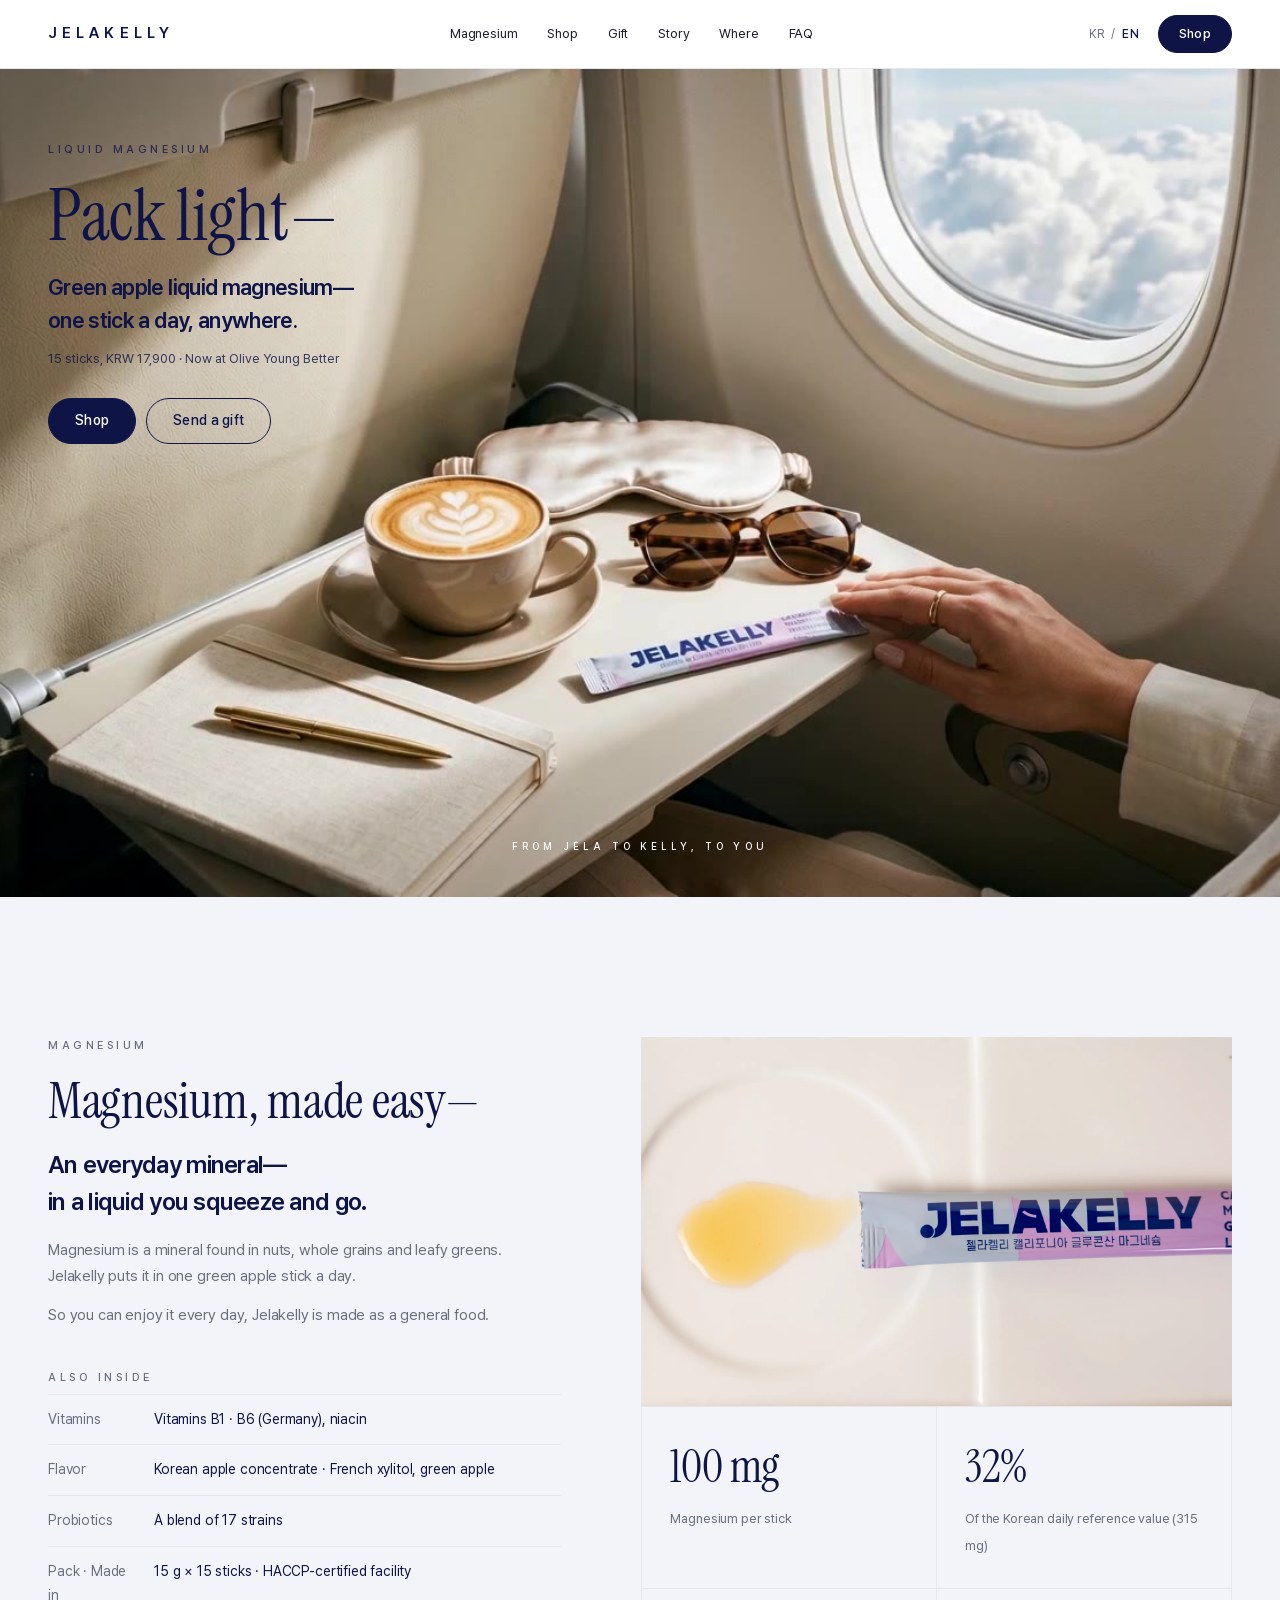
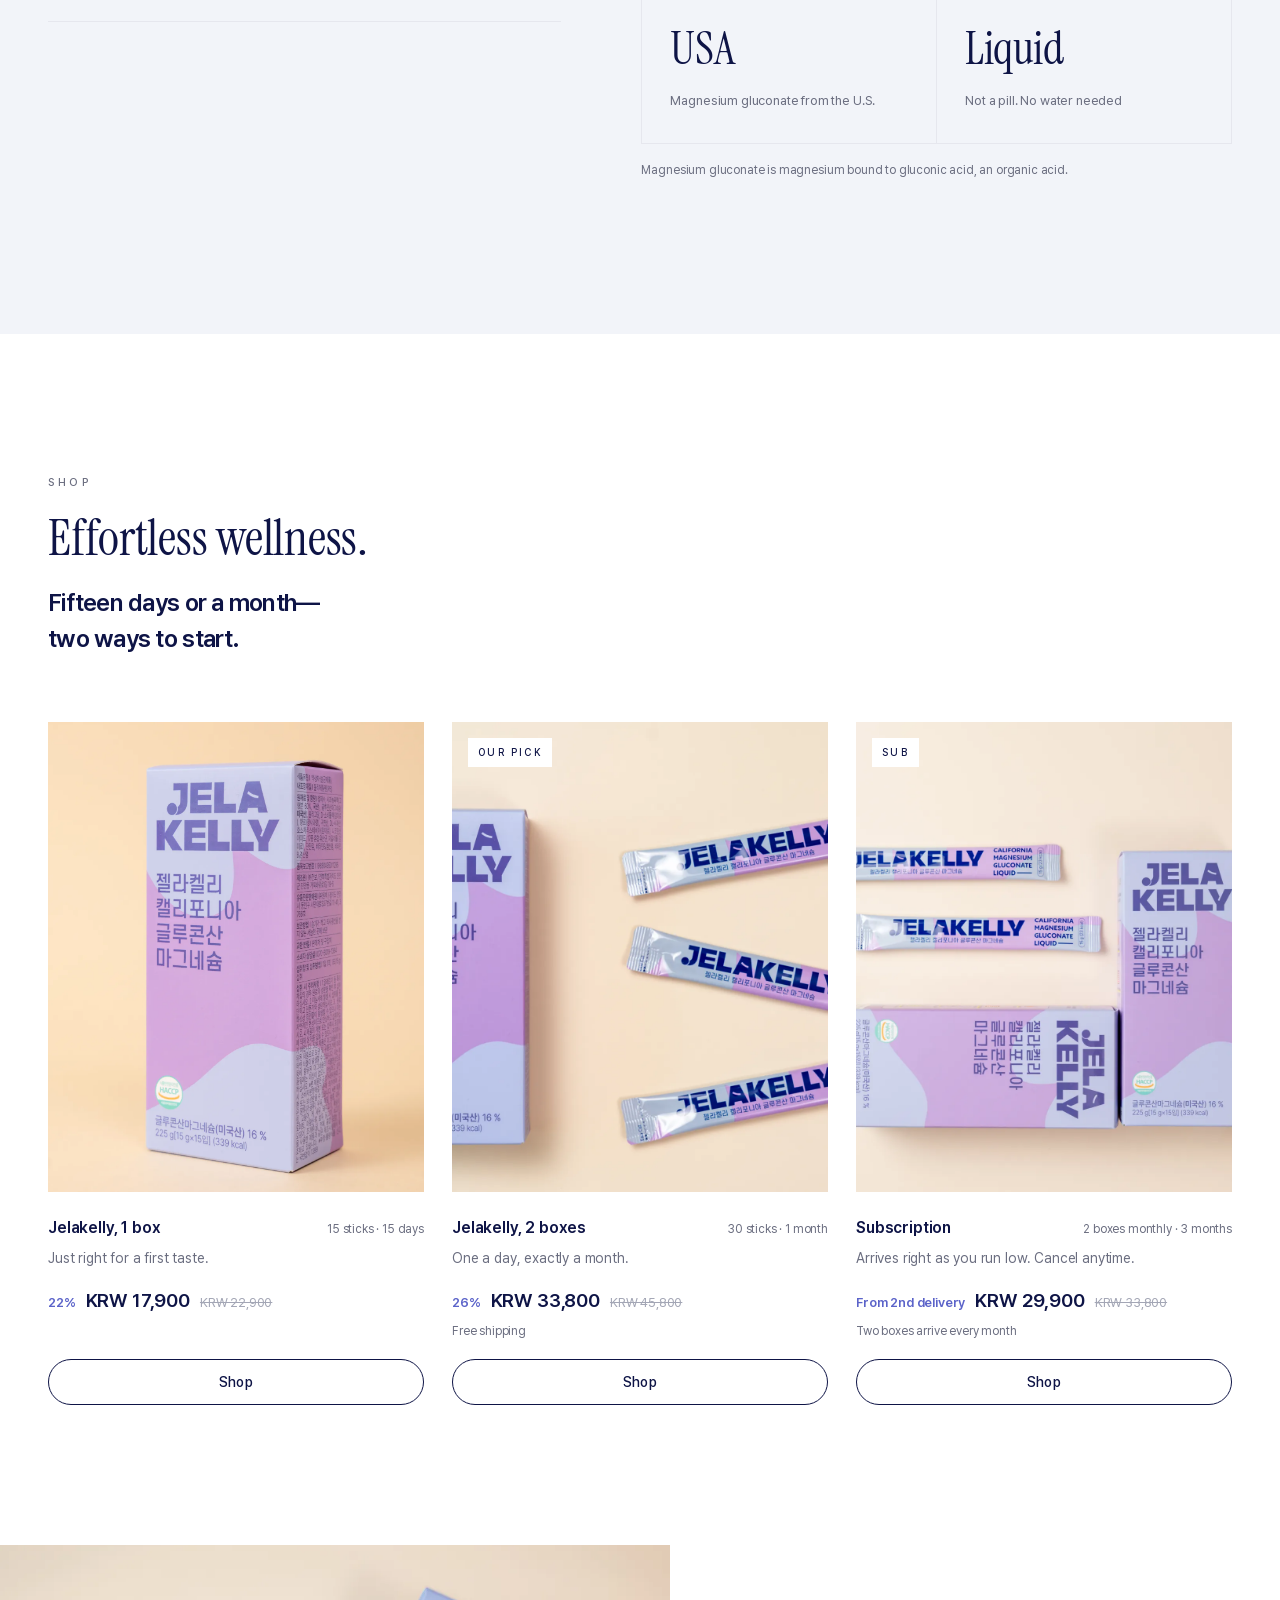
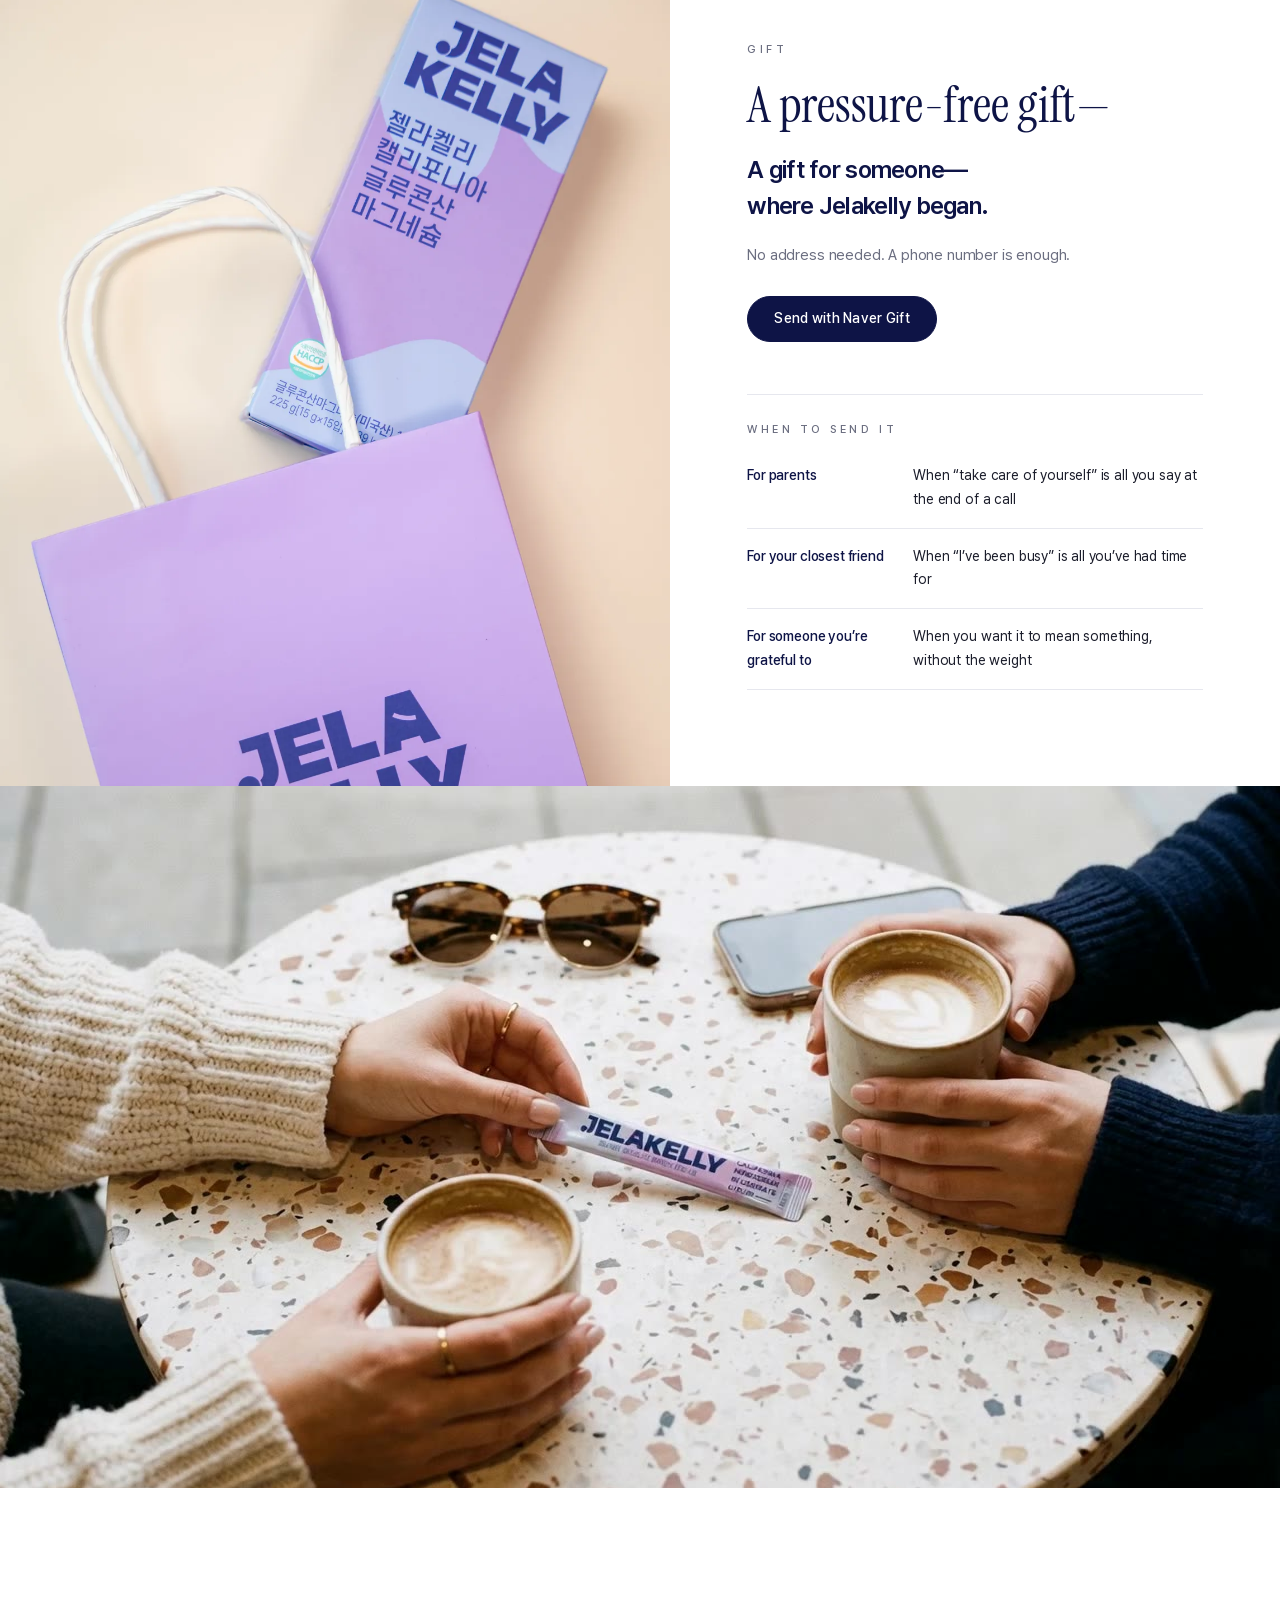
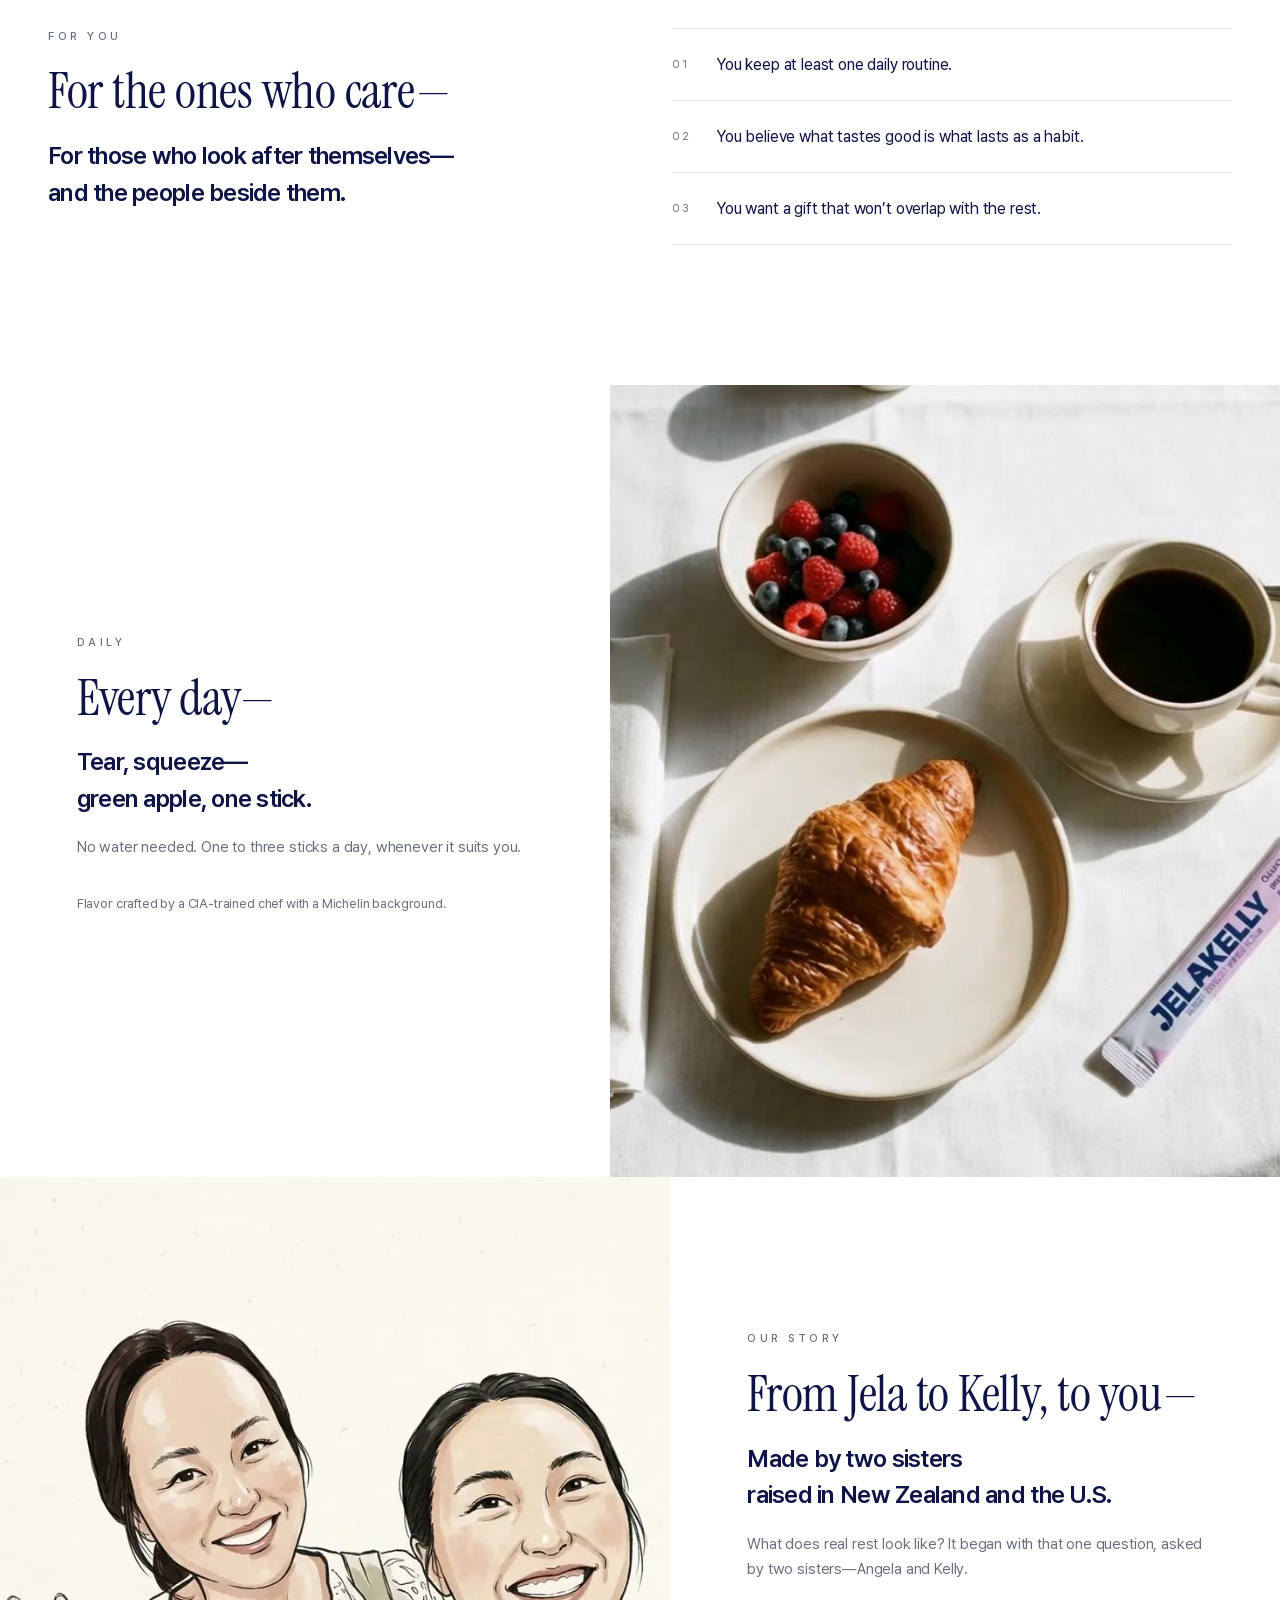
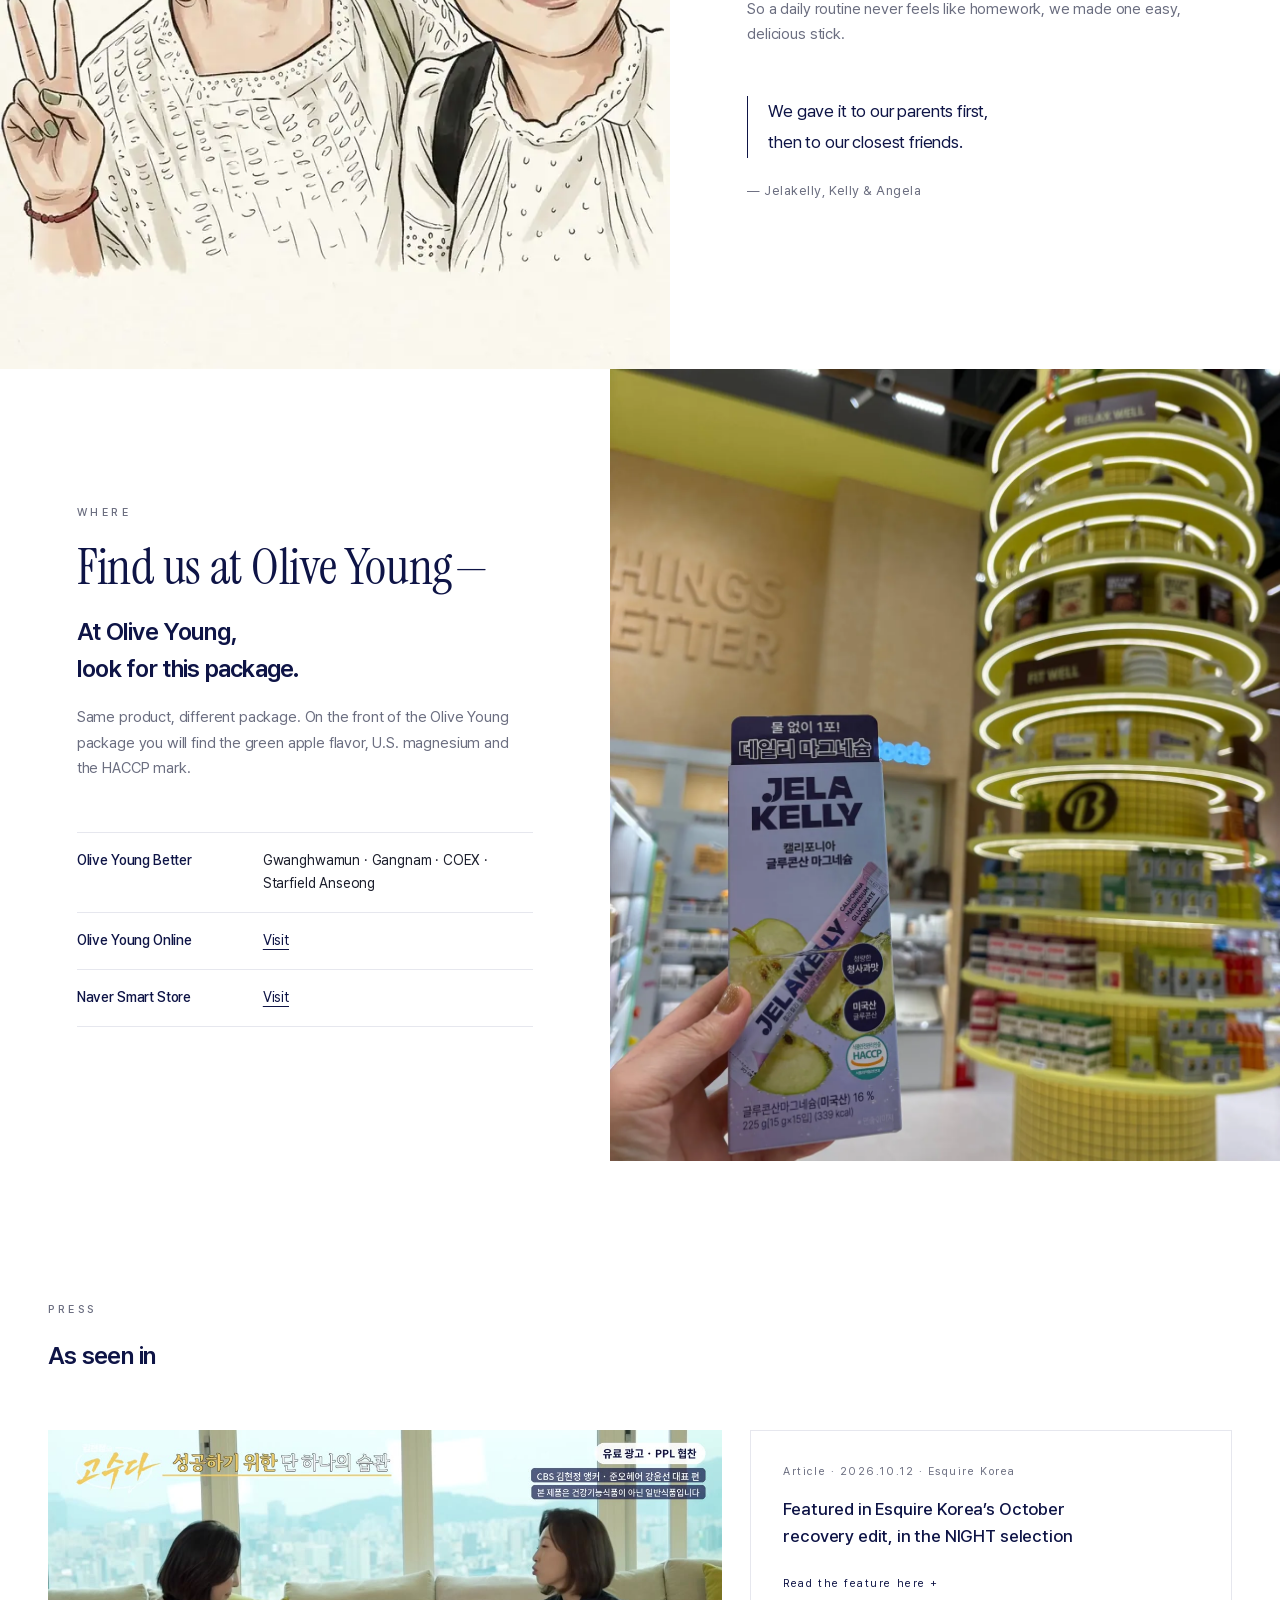
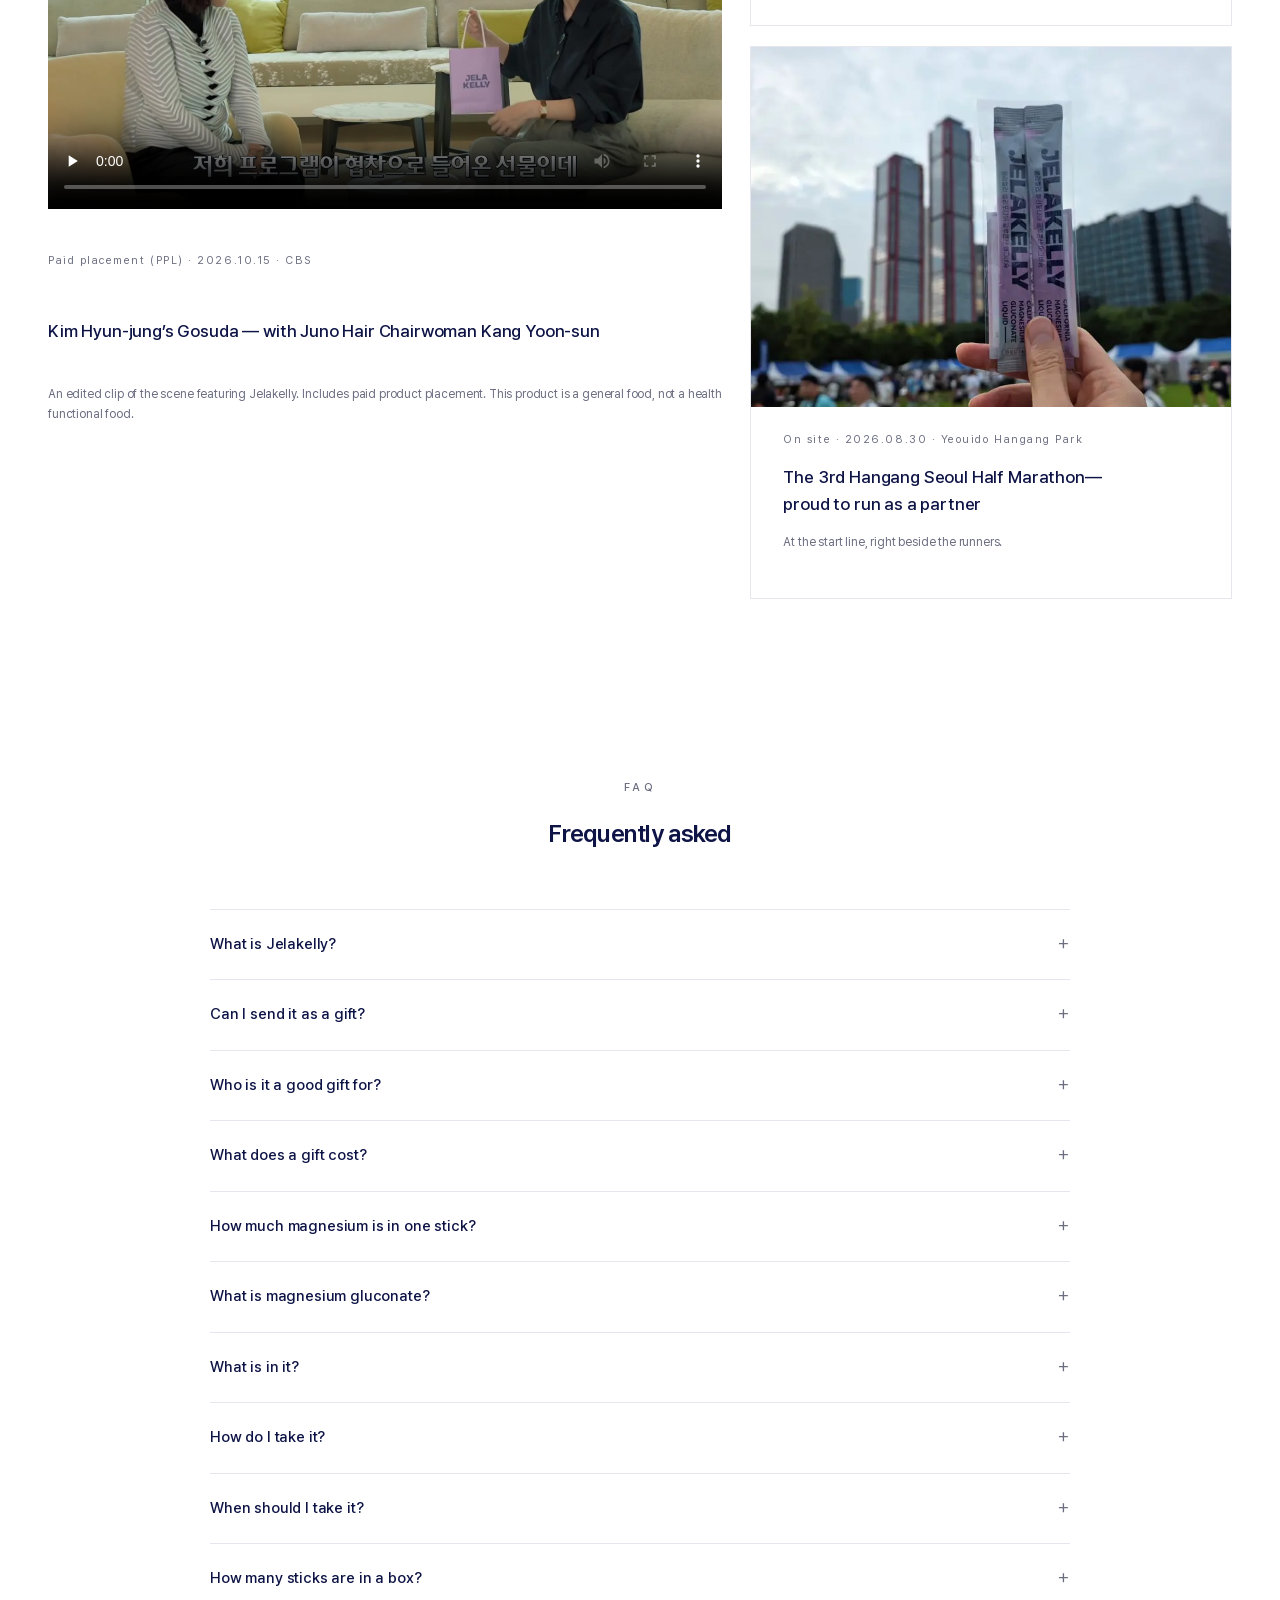
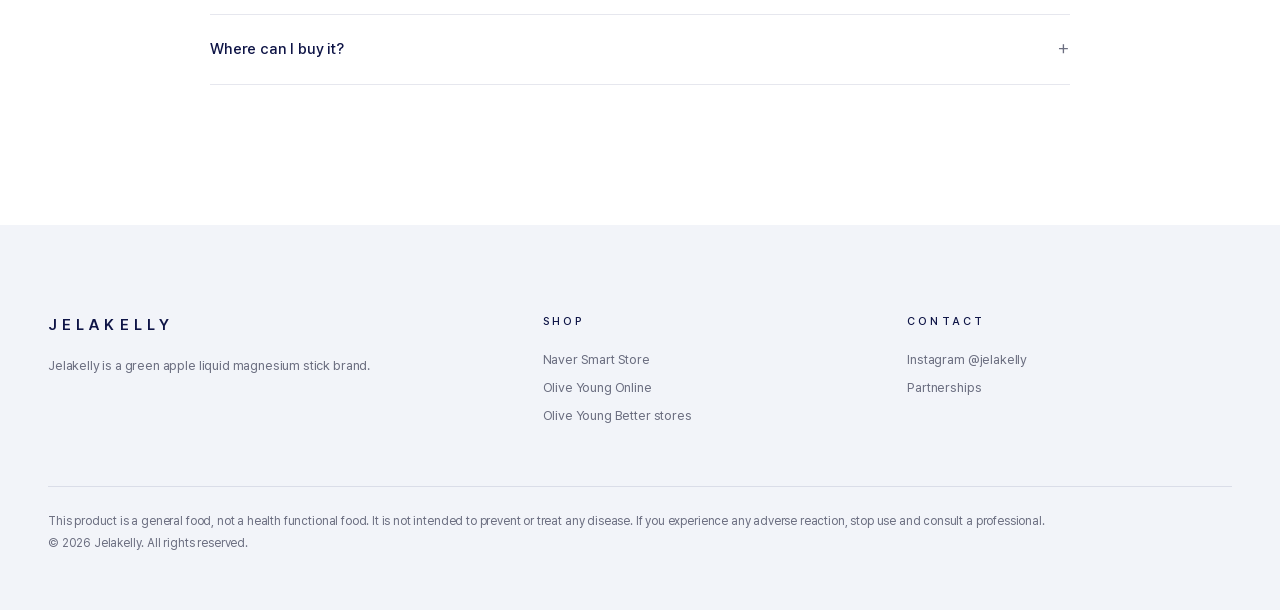
<file: en/index.html>
<!DOCTYPE html>
<html lang="en">
<head>
<!-- Google tag (gtag.js) -->
<script async src="https://www.googletagmanager.com/gtag/js?id=G-E6C6L4FZFX"></script>
<script>
  window.dataLayer = window.dataLayer || [];
  function gtag(){dataLayer.push(arguments);}
  gtag('js', new Date());
  gtag('config', 'G-E6C6L4FZFX');
</script>
<meta charset="utf-8">
<meta name="viewport" content="width=device-width, initial-scale=1">
<title>Jelakelly | Green Apple Liquid Magnesium Stick, Made to Gift</title>
<meta name="description" content="A gift you can send with just a phone number. Green apple liquid magnesium sticks, flavored with Korean apple concentrate. Naver Smart Store and Olive Young.">
<meta name="keywords" content="Jelakelly, liquid magnesium, magnesium stick, magnesium gluconate, green apple magnesium, Korean magnesium, Olive Young magnesium">
<meta name="robots" content="index, follow, max-image-preview:large, max-snippet:-1, max-video-preview:-1">
<meta name="author" content="Jelakelly">
<meta name="theme-color" content="#FFFFFF">
<link rel="canonical" href="https://www.jelakelly.com/en/">
<link rel="alternate" hreflang="ko-KR" href="https://www.jelakelly.com/">
<link rel="alternate" hreflang="en" href="https://www.jelakelly.com/en/">
<link rel="alternate" hreflang="x-default" href="https://www.jelakelly.com/">
<meta property="og:type" content="website">
<meta property="og:site_name" content="Jelakelly">
<meta property="og:title" content="Jelakelly | Green Apple Liquid Magnesium Stick, Made to Gift">
<meta property="og:description" content="A gift you can send with just a phone number. Green apple liquid magnesium sticks, flavored with Korean apple concentrate. Naver Smart Store and Olive Young.">
<meta property="og:url" content="https://www.jelakelly.com/en/">
<meta property="og:image" content="https://www.jelakelly.com/assets/og-en.jpg">
<meta property="og:image:width" content="1200">
<meta property="og:image:height" content="630">
<meta property="og:locale" content="en_US">
<meta property="og:locale:alternate" content="ko_KR">
<meta name="twitter:card" content="summary_large_image">
<meta name="twitter:title" content="Jelakelly | Green Apple Liquid Magnesium Stick, Made to Gift">
<meta name="twitter:description" content="A gift you can send with just a phone number. Green apple liquid magnesium sticks, flavored with Korean apple concentrate. Naver Smart Store and Olive Young.">
<meta name="twitter:image" content="https://www.jelakelly.com/assets/og-en.jpg">
<!-- SEARCH CONSOLE: 발급받은 값을 넣고 주석을 푸십시오
<meta name="google-site-verification" content="여기에-구글-인증코드">
<meta name="naver-site-verification" content="여기에-네이버-인증코드">
-->
<link rel="preload" as="font" type="font/woff2" href="../assets/fonts/pretendard-sub.woff2" crossorigin>
<link rel="preload" as="font" type="font/woff2" href="../assets/fonts/instrument-serif.woff2" crossorigin>
<link rel="preload" as="image" href="../assets/hero-plane.jpg">
<style>
@font-face{font-family:'JK Sans';src:url(../assets/fonts/pretendard-sub.woff2) format('woff2');font-weight:45 920;font-display:swap}
@font-face{font-family:'JK Sans';src:url(../assets/fonts/pretendard-add.woff2) format('woff2');font-weight:45 920;font-display:swap;unicode-range:U+AC70,U+ACF5,U+AD00,U+B00C,U+B108,U+B2E8,U+B354,U+B370,U+B3CC,U+B4EC,U+B809,U+BC88,U+BCF5,U+BD81,U+BE5B,U+C0AD,U+C140,U+C158,U+C5ED,U+C6B8,U+C7AC,U+C9F8,U+CDB0,U+CEE4,U+D15C,U+D1A4,U+D2B9,U+D30C,U+D398,U+D5A5,U+D5EC}
@font-face{font-family:'JK Serif';src:url(../assets/fonts/instrument-serif.woff2) format('woff2');font-weight:400;font-display:swap}
:root{--ink:#0E1446;--text:#1B1D2B;--muted:#6B6E80;--line:#E6E7EE;--ice:#F2F4F9;--lilac:#ECE7F5;--bg:#FFFFFF}
*{box-sizing:border-box}
html{scroll-behavior:smooth}
body{margin:0;background:var(--bg);color:var(--text);font-family:'JK Sans','Pretendard Variable',Pretendard,-apple-system,'Apple SD Gothic Neo',BlinkMacSystemFont,sans-serif;font-weight:400;letter-spacing:-.01em;-webkit-font-smoothing:antialiased;word-break:keep-all;overflow-wrap:break-word;line-height:1.7}
a{color:inherit;text-decoration:none}
img,video{display:block;max-width:100%}
.wrap{max-width:1320px;margin:0 auto;padding:0 48px}
.eyebrow{font-size:11px;letter-spacing:.32em;font-weight:500;color:var(--muted);text-transform:uppercase;margin:0 0 18px}
.en{font-family:'JK Serif','Instrument Serif',Georgia,serif;font-weight:400;font-size:clamp(36px,4vw,56px);letter-spacing:-.005em;line-height:1.05;color:var(--ink);margin:0 0 20px}
h2{font-weight:600;font-size:clamp(21px,1.9vw,26px);line-height:1.5;color:var(--ink);margin:0 0 18px;letter-spacing:-.03em}
p{margin:0 0 14px;font-size:15px;color:var(--text)}
.muted{color:var(--muted)}
.btn{display:inline-flex;align-items:center;justify-content:center;height:46px;padding:0 26px;border-radius:999px;font-size:14px;font-weight:500;letter-spacing:.02em;transition:background .2s,color .2s,border-color .2s}
.btn.solid{background:var(--ink);color:#fff;border:1px solid var(--ink)}
.btn.solid:hover{background:#252C6B}
.btn.line{border:1px solid var(--ink);color:var(--ink);background:transparent}
.btn.line:hover{background:var(--ink);color:#fff}
.btns{display:flex;gap:10px;flex-wrap:wrap}
section{position:relative}
.pad{padding:140px 0}
/* header */
.hd{position:sticky;top:0;z-index:50;background:rgba(255,255,255,.96);backdrop-filter:saturate(1.2) blur(8px);border-bottom:1px solid var(--line)}
.hd .wrap{display:flex;align-items:center;justify-content:space-between;height:68px;gap:24px}
.mark{font-weight:600;font-size:15px;letter-spacing:.34em;color:var(--ink)}
.nav{display:flex;gap:30px;font-size:13px;color:var(--text)}
.nav a:hover{color:var(--ink)}
.hr{display:flex;align-items:center;gap:18px;font-size:12px;letter-spacing:.08em;color:var(--muted)}
.lang{display:flex;gap:6px}.lang a[aria-current]{color:var(--ink);font-weight:500}
.hd .btn{height:38px;padding:0 20px;font-size:13px}
/* hero */
.hero{height:min(92svh,880px);min-height:560px;overflow:hidden;background:#EDE7DE}
.hero video,.hero img.poster{position:absolute;inset:0;width:100%;height:100%;object-fit:cover;object-position:50% 50%}
.hero .copy{position:absolute;left:0;right:0;top:0;padding-top:clamp(48px,8vh,96px)}
.hero .copy .wrap{max-width:1320px}
.hero .en{font-size:clamp(48px,5.6vw,84px);margin-bottom:18px}
.hero .ko{font-size:clamp(19px,1.7vw,24px);line-height:1.5;color:var(--ink);margin:0 0 12px;font-weight:600;letter-spacing:-.03em}
.hero .sub{font-size:13px;color:var(--ink);opacity:.8;margin:0 0 28px;letter-spacing:0}
.hero .eyebrow{color:var(--ink);opacity:.75}
.hero .sig{position:absolute;left:0;right:0;bottom:28px;text-align:center;font-size:10px;letter-spacing:.42em;color:#fff;font-weight:500}
/* shop */
.grid3{display:grid;grid-template-columns:repeat(3,minmax(0,1fr));gap:28px;margin-top:64px}
.card .ph{aspect-ratio:4/5;overflow:hidden;background:var(--ice);margin-bottom:22px;position:relative}
.card .ph img{width:100%;height:100%;object-fit:cover;transition:transform 1.2s cubic-bezier(.16,1,.3,1)}
.card:hover .ph img{transform:scale(1.03)}
.tag{position:absolute;top:16px;left:16px;font-size:10px;letter-spacing:.24em;font-weight:500;background:#fff;color:var(--ink);padding:6px 10px}
.card .nm{display:flex;justify-content:space-between;align-items:baseline;gap:12px}
.card .nm b{font-weight:600;font-size:16px;color:var(--ink)}
.card .nm span{font-size:12px;color:var(--muted)}
.card .ds{font-size:14px;color:var(--muted);margin:6px 0 14px}
.price{display:flex;align-items:baseline;gap:10px;font-size:19px;font-weight:600;color:var(--ink)}
.price s{font-size:13px;color:#A3A6B5;font-weight:400}
.price em{font-style:normal;font-size:13px;color:#5B63C9}
.card .nt{font-size:12px;color:var(--muted);margin:4px 0 18px}
.card .btn{width:100%}
/* split */
.split{display:grid;grid-template-columns:minmax(0,1.1fr) minmax(0,1fr);min-height:min(88vh,860px)}
.split.rev{grid-template-columns:minmax(0,1fr) minmax(0,1.1fr)}
.split .media{position:relative;overflow:hidden;background:var(--ice)}
.split .media img,.split .media video{position:absolute;inset:0;width:100%;height:100%;object-fit:cover}
#gift .media img{object-position:50% 18%}
#brand .media img{object-position:50% 30%}
.split .txt{display:flex;flex-direction:column;justify-content:center;padding:96px clamp(32px,6vw,110px)}
.occ{margin-top:52px;border-top:1px solid var(--line)}
.occ h3{font-size:11px;letter-spacing:.32em;font-weight:500;color:var(--muted);margin:26px 0 8px;text-transform:uppercase}
.occ div{display:grid;grid-template-columns:150px 1fr;gap:16px;padding:16px 0;border-bottom:1px solid var(--line);font-size:14px}
.occ div b{font-weight:500;color:var(--ink)}
/* fit */
.band{height:min(78vh,760px);min-height:420px;overflow:hidden;background:#E9E5DF}
.band video,.band img{position:absolute;inset:0;width:100%;height:100%;object-fit:cover}
.fit{display:grid;grid-template-columns:minmax(0,1fr) minmax(0,1fr);gap:64px;align-items:start}
.fit ol{list-style:none;margin:0;padding:0;border-top:1px solid var(--line)}
.fit li{display:flex;gap:22px;padding:22px 0;border-bottom:1px solid var(--line);font-size:16px;color:var(--ink)}
.fit li span{font-size:11px;letter-spacing:.2em;color:var(--muted);padding-top:5px;min-width:22px}
/* daily */
.liq{display:grid;grid-template-columns:150px 1fr;gap:20px;align-items:center;margin:30px 0 34px}
.liq img{width:150px;height:150px;object-fit:cover}
.liq span{font-size:12px;color:var(--muted);letter-spacing:.04em}
dl.facts{margin:0;border-top:1px solid var(--line)}
dl.facts div{display:grid;grid-template-columns:90px 1fr;gap:16px;padding:13px 0;border-bottom:1px solid var(--line);font-size:14px}
dl.facts dt{color:var(--muted)}dl.facts dd{margin:0;color:var(--ink)}
.chef{font-size:13px;color:var(--muted);margin-top:18px}
/* brand */
.quote{font-size:17px;line-height:1.85;color:var(--ink);font-weight:400;margin:34px 0 22px;padding-left:20px;border-left:1px solid var(--ink)}
.sign{font-size:13px;color:var(--muted);letter-spacing:.04em}
/* where */
.rows{margin-top:36px;border-top:1px solid var(--line)}
.rows a,.rows div{display:grid;grid-template-columns:170px 1fr;gap:16px;padding:16px 0;border-bottom:1px solid var(--line);font-size:14px}
.rows b{font-weight:500;color:var(--ink)}
.rows a span{color:var(--ink);text-decoration:underline;text-underline-offset:4px;text-decoration-thickness:1px}
/* press */
.press{display:grid;grid-template-columns:minmax(0,1.4fr) minmax(0,1fr);gap:28px;margin-top:56px;align-items:start}
.press a.c{min-height:220px}
.press .v{background:#000}
.press video{width:100%;aspect-ratio:16/9;object-fit:cover}
.press .c{border:1px solid var(--line);padding:32px;display:flex;flex-direction:column;justify-content:space-between;gap:24px}
.lbl{font-size:11px;letter-spacing:.14em;color:var(--muted)}
.press h3{font-weight:500;font-size:17px;color:var(--ink);margin:10px 0 0;line-height:1.6}
.press .note{font-size:12px;color:var(--muted);margin-top:14px}
.press .arts{display:grid;gap:20px}
.press .mh{justify-content:flex-start}
.press .mh img{width:calc(100% + 64px);max-width:none;margin:-32px -32px 0;aspect-ratio:4/3;object-fit:cover}
.press .art summary{cursor:pointer;list-style:none;color:var(--ink)}
.press .art summary::-webkit-details-marker{display:none}
.press .art summary::after{content:" +"}
.press .art[open] summary::after{content:" −"}
.press .art p{font-size:14px;line-height:1.8;color:var(--ink);margin:14px 0 0}
.press .art a{display:inline-block;margin-top:14px;color:var(--ink)}
/* faq */
.faq{max-width:860px;margin:56px auto 0;border-top:1px solid var(--line)}
.faq details{border-bottom:1px solid var(--line)}
.faq summary{list-style:none;cursor:pointer;display:flex;justify-content:space-between;gap:20px;padding:22px 0;font-size:15px;font-weight:500;color:var(--ink)}
.faq summary::-webkit-details-marker{display:none}
.faq summary:after{content:"+";font-weight:300;font-size:20px;line-height:1;color:var(--muted);transition:transform .25s}
.faq details[open] summary:after{transform:rotate(45deg)}
.faq details p{padding:0 0 24px;color:var(--muted);font-size:14px;margin:0}
.center{text-align:center}
/* footer */
.ft{background:var(--ice);padding:88px 0 56px;font-size:13px;color:var(--muted)}
.ft .cols{display:grid;grid-template-columns:1.4fr 1fr 1fr;gap:40px}
.ft h4{font-size:11px;letter-spacing:.28em;font-weight:500;color:var(--ink);margin:0 0 14px;text-transform:uppercase}
.ft a{display:block;padding:3px 0}.ft a:hover{color:var(--ink)}
.ft .mark{display:block;margin-bottom:16px}
.ft .legal{margin-top:56px;padding-top:24px;border-top:1px solid #DADDE8;font-size:12px;line-height:1.8}
/* mag */
.magph{aspect-ratio:16/10;overflow:hidden;margin-bottom:0}.magph img{width:100%;height:100%;object-fit:cover}
.mag{display:grid;grid-template-columns:minmax(0,1fr) minmax(0,1.15fr);gap:80px;align-items:start}
.tiles{display:grid;grid-template-columns:1fr 1fr;border-top:1px solid var(--line);border-left:1px solid var(--line)}
.tiles div{padding:34px 28px 30px;border-right:1px solid var(--line);border-bottom:1px solid var(--line)}
.tiles b{display:block;font-family:'JK Serif','Instrument Serif',Georgia,serif;font-weight:400;font-size:clamp(38px,3.6vw,54px);color:var(--ink);letter-spacing:-.01em;line-height:1.1;margin-bottom:12px}
.tiles span{font-size:13px;color:var(--muted)}
.mag .withs{margin-top:40px}
.mag .withs h3{font-size:11px;letter-spacing:.32em;font-weight:500;color:var(--muted);margin:0 0 6px;text-transform:uppercase}
.mag .gl{font-size:12px;color:var(--muted);margin-top:16px}
/* reveal */
.rv{opacity:0;transform:translateY(24px);transition:opacity 1s cubic-bezier(.16,1,.3,1),transform 1s cubic-bezier(.16,1,.3,1)}
.rv.on{opacity:1;transform:none}
@media (prefers-reduced-motion:reduce){.rv{opacity:1;transform:none;transition:none}}
/* mobile */
@media (max-width:960px){
 .wrap{padding:0 20px}
 .nav{display:none}
 .hd .wrap{height:60px}
 .mark{font-size:13px;letter-spacing:.3em}
 .pad{padding:96px 0}
 .hero{height:min(88svh,760px);min-height:520px}
 .hero video,.hero img.poster{object-position:62% 50%}
 .hero .copy{padding-top:40px}
 .hero .ko{font-size:15px}
 .grid3{grid-template-columns:1fr;gap:48px;margin-top:44px}
 .split,.split.rev{grid-template-columns:1fr;min-height:0}
 .split .media{aspect-ratio:4/5}
 .split.rev .media{order:-1}
 .split .txt{padding:64px 20px 88px}
 .fit{grid-template-columns:1fr;gap:36px}
 .mag{grid-template-columns:1fr;gap:40px}
 .tiles div{padding:24px 18px}
 .press{grid-template-columns:1fr}
 .occ div,.rows a,.rows div{grid-template-columns:1fr;gap:2px}
 .ft .cols{grid-template-columns:1fr;gap:32px}
 .band{height:auto;min-height:0;aspect-ratio:4/5}
 .band video,.band img{object-position:40% 50%}
}
</style>
<noscript><style>.rv{opacity:1!important;transform:none!important}</style></noscript>
<script type="application/ld+json">
{
 "@context": "https://schema.org",
 "@graph": [
  {
   "@type": "Organization",
   "@id": "https://www.jelakelly.com/#org",
   "name": "Jelakelly",
   "alternateName": [
    "Jelakelly",
    "젤라켈리"
   ],
   "legalName": "Wonbaek Co., Ltd.",
   "url": "https://www.jelakelly.com/",
   "logo": "https://www.jelakelly.com/assets/og-ko.jpg",
   "description": "Jelakelly crafts premium liquid magnesium sticks for effortless daily wellness.",
   "sameAs": [
    "https://www.instagram.com/jelakelly/",
    "https://smartstore.naver.com/jelakelly",
    "https://oy.run/SNcvwkIn5wyJ7S"
   ],
   "contactPoint": [
    {
     "@type": "ContactPoint",
     "contactType": "sales",
     "email": "angela@jelakelly.com",
     "availableLanguage": [
      "ko",
      "en"
     ]
    }
   ]
  },
  {
   "@type": "WebSite",
   "@id": "https://www.jelakelly.com/#website",
   "url": "https://www.jelakelly.com/",
   "name": "Jelakelly",
   "publisher": {
    "@id": "https://www.jelakelly.com/#org"
   },
   "inLanguage": "en"
  },
  {
   "@type": "Product",
   "@id": "https://www.jelakelly.com/#product",
   "name": "Jelakelly California Magnesium Gluconate Liquid Stick",
   "brand": {
    "@id": "https://www.jelakelly.com/#org"
   },
   "description": "A green apple liquid magnesium stick. Easy to give, easy to take. 100 mg of magnesium gluconate from the U.S. and vitamins B1 and B6 from Germany, flavored with Korean apple concentrate and French xylitol. A general food, not a health functional food.",
   "image": [
    "https://www.jelakelly.com/assets/box-1.jpg",
    "https://www.jelakelly.com/assets/liquid.jpg",
    "https://www.jelakelly.com/assets/og-en.jpg"
   ],
   "category": "General food",
   "additionalProperty": [
    {
     "@type": "PropertyValue",
     "name": "Net content",
     "value": "225 g (15 g × 15 sticks)"
    },
    {
     "@type": "PropertyValue",
     "name": "Magnesium",
     "value": "100 mg"
    },
    {
     "@type": "PropertyValue",
     "name": "Origin",
     "value": "Magnesium gluconate (USA), vitamins B1 & B6 (Germany), apple concentrate (Korea)"
    },
    {
     "@type": "PropertyValue",
     "name": "Certification",
     "value": "HACCP"
    }
   ],
   "offers": {
    "@type": "AggregateOffer",
    "priceCurrency": "KRW",
    "lowPrice": 17900,
    "highPrice": 33800,
    "offerCount": 3,
    "availability": "https://schema.org/InStock",
    "seller": {
     "@id": "https://www.jelakelly.com/#org"
    },
    "offers": [
     {
      "@type": "Offer",
      "name": "Jelakelly Magnesium — 1 Box (15 Sticks)",
      "price": 17900,
      "priceCurrency": "KRW",
      "availability": "https://schema.org/InStock",
      "url": "https://smartstore.naver.com/jelakelly"
     },
     {
      "@type": "Offer",
      "name": "Jelakelly Magnesium — 2 Boxes (30 Sticks)",
      "price": 33800,
      "priceCurrency": "KRW",
      "availability": "https://schema.org/InStock",
      "url": "https://smartstore.naver.com/jelakelly"
     },
     {
      "@type": "Offer",
      "name": "3-Month Subscription (2 Boxes / Month)",
      "price": 29900,
      "priceCurrency": "KRW",
      "availability": "https://schema.org/InStock",
      "url": "https://smartstore.naver.com/jelakelly"
     }
    ]
   }
  },
  {
   "@type": "FAQPage",
   "@id": "https://www.jelakelly.com/en/#faq",
   "mainEntity": [
    {
     "@type": "Question",
     "name": "What is Jelakelly?",
     "acceptedAnswer": {
      "@type": "Answer",
      "text": "A green apple liquid magnesium stick. Tear the top and take it straight from the stick. It is a general food, not a health functional food."
     }
    },
    {
     "@type": "Question",
     "name": "Can I send it as a gift?",
     "acceptedAnswer": {
      "@type": "Answer",
      "text": "Yes, through Naver Gift. A phone number is all you need — no shipping address."
     }
    },
    {
     "@type": "Question",
     "name": "Who is it a good gift for?",
     "acceptedAnswer": {
      "@type": "Answer",
      "text": "Parents, your closest friend, or anyone you are grateful to. The two sisters behind Jelakelly gave it to their parents first, then to their closest friends."
     }
    },
    {
     "@type": "Question",
     "name": "What does a gift cost?",
     "acceptedAnswer": {
      "@type": "Answer",
      "text": "One box (15 sticks) is KRW 17,900 and two boxes (30 sticks) are KRW 33,800."
     }
    },
    {
     "@type": "Question",
     "name": "How much magnesium is in one stick?",
     "acceptedAnswer": {
      "@type": "Answer",
      "text": "100 mg of magnesium per 15 g stick—32% of the Korean daily reference value (315 mg)."
     }
    },
    {
     "@type": "Question",
     "name": "What is magnesium gluconate?",
     "acceptedAnswer": {
      "@type": "Answer",
      "text": "Magnesium bound to gluconic acid, an organic acid. Jelakelly uses magnesium gluconate from the U.S."
     }
    },
    {
     "@type": "Question",
     "name": "What is in it?",
     "acceptedAnswer": {
      "@type": "Answer",
      "text": "100 mg of magnesium gluconate from the U.S. and vitamins B1 and B6 from Germany, flavored with Korean apple concentrate and French xylitol."
     }
    },
    {
     "@type": "Question",
     "name": "How do I take it?",
     "acceptedAnswer": {
      "@type": "Answer",
      "text": "Tear the top and squeeze it straight into your mouth. No water needed, though a sip afterward is fine. One to three sticks a day."
     }
    },
    {
     "@type": "Question",
     "name": "When should I take it?",
     "acceptedAnswer": {
      "@type": "Answer",
      "text": "There is no fixed time. Taking it at the same time each day makes it easier to keep going."
     }
    },
    {
     "@type": "Question",
     "name": "How many sticks are in a box?",
     "acceptedAnswer": {
      "@type": "Answer",
      "text": "15 sticks, 225 g in total (15 g × 15 sticks)."
     }
    },
    {
     "@type": "Question",
     "name": "Where can I buy it?",
     "acceptedAnswer": {
      "@type": "Answer",
      "text": "Naver Smart Store, Olive Young Online, and Olive Young Better at Gwanghwamun, Gangnam, COEX and Starfield Anseong."
     }
    }
   ]
  },
  {
   "@type": "BreadcrumbList",
   "itemListElement": [
    {
     "@type": "ListItem",
     "position": 1,
     "name": "Home",
     "item": "https://www.jelakelly.com/"
    },
    {
     "@type": "ListItem",
     "position": 2,
     "name": "English",
     "item": "https://www.jelakelly.com/en/"
    }
   ]
  },
  {
   "@type": "VideoObject",
   "@id": "https://www.jelakelly.com/#gosuda",
   "name": "Kim Hyun-jung’s Gosuda — with Kang Yoon-sun of Juno Hair (Jelakelly cut)",
   "description": "An edited cut from CBS’s Kim Hyun-jung’s Gosuda, with Kang Yoon-sun, CEO of Juno Hair, receiving Jelakelly green apple liquid magnesium sticks as a gift. Contains paid sponsorship (PPL). A general food, not a health functional food.",
   "thumbnailUrl": "https://www.jelakelly.com/assets/gosuda-1015-poster.jpg",
   "uploadDate": "2026-10-15",
   "contentUrl": "https://www.jelakelly.com/assets/gosuda-1015.mp4",
   "duration": "PT32S",
   "inLanguage": "ko",
   "isPartOf": {
    "@id": "https://www.jelakelly.com/#website"
   }
  }
 ]
}
</script>
</head>
<body>
<header class="hd"><div class="wrap">
 <a class="mark" href="#top">JELAKELLY</a>
 <nav class="nav"><a href="#magnesium">Magnesium</a><a href="#shop">Shop</a><a href="#gift">Gift</a><a href="#brand">Story</a><a href="#where">Where</a><a href="#faq">FAQ</a></nav>
 <div class="hr"><div class="lang"><a href="/">KR</a><span>/</span><a href="/en/" aria-current="true">EN</a></div><a class="btn solid" href="https://smartstore.naver.com/jelakelly" target="_blank" rel="noopener">Shop</a></div>
</div></header>

<main>
<section class="hero" id="top">
 <img class="poster" src="../assets/hero-plane.jpg" alt="" aria-hidden="true">
 <video class="" data-auto autoplay muted loop playsinline preload="metadata" poster="../assets/hero-plane.jpg" aria-label="Pack light⁠—"><source src="../assets/hero-plane.mp4" type="video/mp4"></video>
 <div class="copy"><div class="wrap">
  <p class="eyebrow">LIQUID MAGNESIUM</p>
  <p class="en">Pack light⁠—</p>
  <h1 class="ko">Green apple liquid magnesium—<br>one stick a day, anywhere.</h1>
  <p class="sub">15 sticks, KRW 17,900 · Now at Olive Young Better</p>
  <div class="btns"><a class="btn solid" href="#shop">Shop</a><a class="btn line" href="#gift">Send a gift</a></div>
 </div></div>
 <p class="sig">FROM JELA TO KELLY, TO YOU</p>
</section>

<section class="pad" id="magnesium" style="background:var(--ice)"><div class="wrap mag">
 <div class="rv">
  <p class="eyebrow">MAGNESIUM</p>
  <p class="en">Magnesium, made easy⁠—</p>
  <h2>An everyday mineral—<br>in a liquid you squeeze and go.</h2>
  <p class="muted">Magnesium is a mineral found in nuts, whole grains and leafy greens. Jelakelly puts it in one green apple stick a day.</p>
  <p class="muted">So you can enjoy it every day, Jelakelly is made as a general food.</p>
  <div class="withs"><h3>Also inside</h3><dl class="facts"><div><dt>Vitamins</dt><dd>Vitamins B1 · B6 (Germany), niacin</dd></div><div><dt>Flavor</dt><dd>Korean apple concentrate · French xylitol, green apple</dd></div><div><dt>Probiotics</dt><dd>A blend of 17 strains</dd></div><div><dt>Pack · Made in</dt><dd>15 g × 15 sticks · HACCP-certified facility</dd></div></dl></div>
 </div>
 <div class="rv"><div class="magph"><img src="../assets/liquid.webp" alt="The actual Jelakelly liquid, squeezed from a stick" loading="lazy" decoding="async"></div><div class="tiles"><div><b>100 mg</b><span>Magnesium per stick</span></div><div><b>32%</b><span>Of the Korean daily reference value (315 mg)</span></div><div><b>USA</b><span>Magnesium gluconate from the U.S.</span></div><div><b>Liquid</b><span>Not a pill. No water needed</span></div></div><p class="gl">Magnesium gluconate is magnesium bound to gluconic acid, an organic acid.</p></div>
</div></section>

<section class="pad" id="shop"><div class="wrap">
 <div class="rv"><p class="eyebrow">SHOP</p><p class="en">Effortless wellness.</p><h2>Fifteen days or a month—<br>two ways to start.</h2></div>
 <div class="grid3"><article class="card rv"><a href="https://smartstore.naver.com/jelakelly" target="_blank" rel="noopener"><div class="ph"><img src="../assets/box-1.webp" alt="One box of Jelakelly with a stick" loading="lazy" decoding="async"></div></a>
<div class="nm"><b>Jelakelly, 1 box</b><span>15 sticks · 15 days</span></div><p class="ds">Just right for a first taste.</p>
<div class="price"><em>22%</em>KRW 17,900<s>KRW 22,900</s></div><p class="nt">&nbsp;</p>
<a class="btn line" href="https://smartstore.naver.com/jelakelly" target="_blank" rel="noopener">Shop</a></article><article class="card rv"><a href="https://smartstore.naver.com/jelakelly" target="_blank" rel="noopener"><div class="ph"><img src="../assets/box-2.webp" alt="Jelakelly box with three sticks" loading="lazy" decoding="async"><span class="tag">OUR PICK</span></div></a>
<div class="nm"><b>Jelakelly, 2 boxes</b><span>30 sticks · 1 month</span></div><p class="ds">One a day, exactly a month.</p>
<div class="price"><em>26%</em>KRW 33,800<s>KRW 45,800</s></div><p class="nt">Free shipping</p>
<a class="btn line" href="https://smartstore.naver.com/jelakelly" target="_blank" rel="noopener">Shop</a></article><article class="card rv"><a href="https://smartstore.naver.com/jelakelly" target="_blank" rel="noopener"><div class="ph"><img src="../assets/box-sub.webp" alt="Three Jelakelly boxes with sticks" loading="lazy" decoding="async"><span class="tag">SUB</span></div></a>
<div class="nm"><b>Subscription</b><span>2 boxes monthly · 3 months</span></div><p class="ds">Arrives right as you run low. Cancel anytime.</p>
<div class="price"><em>From 2nd delivery</em>KRW 29,900<s>KRW 33,800</s></div><p class="nt">Two boxes arrive every month</p>
<a class="btn line" href="https://smartstore.naver.com/jelakelly" target="_blank" rel="noopener">Shop</a></article></div>
</div></section>

<section class="split" id="gift">
 <div class="media"><img src="../assets/gift-bag.webp" alt="Jelakelly gift box in a shopping bag" loading="lazy" decoding="async"></div>
 <div class="txt rv">
  <p class="eyebrow">GIFT</p>
  <p class="en">A pressure-free gift⁠—</p>
  <h2>A gift for someone—<br>where Jelakelly began.</h2>
  <p class="muted">No address needed. A phone number is enough.</p>
  <div class="btns" style="margin-top:14px"><a class="btn solid" href="https://smartstore.naver.com/jelakelly" target="_blank" rel="noopener">Send with Naver Gift</a></div>
  <div class="occ"><h3>When to send it</h3><div><b>For parents</b><span>When “take care of yourself” is all you say at the end of a call</span></div><div><b>For your closest friend</b><span>When “I’ve been busy” is all you’ve had time for</span></div><div><b>For someone you’re grateful to</b><span>When you want it to mean something, without the weight</span></div></div>
 </div>
</section>

<section class="band" aria-hidden="false"><video class="" data-auto autoplay muted playsinline preload="metadata" poster="../assets/fit-hands.jpg" aria-label="For the ones who care⁠—"><source src="../assets/fit-hands.mp4" type="video/mp4"></video></section>
<section class="pad" id="fit"><div class="wrap fit">
 <div class="rv"><p class="eyebrow">FOR YOU</p><p class="en">For the ones who care⁠—</p><h2>For those who look after themselves—<br>and the people beside them.</h2></div>
 <ol class="rv"><li><span>01</span>You keep at least one daily routine.</li><li><span>02</span>You believe what tastes good is what lasts as a habit.</li><li><span>03</span>You want a gift that won’t overlap with the rest.</li></ol>
</div></section>

<section class="split rev" id="daily">
 <div class="txt rv">
  <p class="eyebrow">DAILY</p>
  <p class="en">Every day⁠—</p>
  <h2>Tear, squeeze—<br>green apple, one stick.</h2>
  <p class="muted">No water needed. One to three sticks a day, whenever it suits you.</p>
  <p class="chef">Flavor crafted by a CIA-trained chef with a Michelin background.</p>
 </div>
 <div class="media"><video class="" data-auto autoplay muted loop playsinline preload="metadata" poster="../assets/routine-breakfast.jpg" aria-label="Every day⁠—"><source src="../assets/routine-breakfast.mp4" type="video/mp4"></video></div>
</section>

<section class="split" id="brand">
 <div class="media"><img src="../assets/sisters-out.webp" alt="Angela and Kelly, the sisters behind Jelakelly" loading="lazy" decoding="async"></div>
 <div class="txt rv">
  <p class="eyebrow">OUR STORY</p>
  <p class="en">From Jela to Kelly, to you⁠—</p>
  <h2>Made by two sisters<br>raised in New Zealand and the U.S.</h2>
  <p class="muted">What does real rest look like? It began with that one question, asked by two sisters—Angela and Kelly.</p>
  <p class="muted">So a daily routine never feels like homework, we made one easy, delicious stick.</p>
  <p class="quote">We gave it to our parents first,<br>then to our closest friends.</p>
  <p class="sign">— Jelakelly, Kelly &amp; Angela</p>
 </div>
</section>

<section class="split rev" id="where">
 <div class="txt rv">
  <p class="eyebrow">WHERE</p>
  <p class="en">Find us at Olive Young⁠—</p>
  <h2>At Olive Young,<br>look for this package.</h2>
  <p class="muted">Same product, different package. On the front of the Olive Young package you will find the green apple flavor, U.S. magnesium and the HACCP mark.</p>
  <div class="rows"><div><b>Olive Young Better</b><em style="font-style:normal">Gwanghwamun · Gangnam · COEX · Starfield Anseong</em></div><a href="https://oy.run/SNcvwkIn5wyJ7S" target="_blank" rel="noopener"><b>Olive Young Online</b><span>Visit</span></a><a href="https://smartstore.naver.com/jelakelly" target="_blank" rel="noopener"><b>Naver Smart Store</b><span>Visit</span></a></div>
 </div>
 <div class="media"><img src="../assets/oy-store.webp" alt="Jelakelly Olive Young package held inside an Olive Young Better store" loading="lazy" decoding="async"></div>
</section>

<section class="pad" id="press"><div class="wrap">
 <div class="rv"><p class="eyebrow">PRESS</p><h2>As seen in</h2></div>
 <div class="press">
  <div class="c rv" style="padding:0;border:0"><div class="v"><video controls playsinline preload="none" poster="../assets/gosuda-1015-poster.jpg"><source src="../assets/gosuda-1015.mp4" type="video/mp4"></video></div>
   <p class="lbl" style="margin-top:18px">Paid placement (PPL) · 2026.10.15 · CBS</p><h3>Kim Hyun-jung’s Gosuda — with Juno Hair Chairwoman Kang Yoon-sun</h3><p class="note">An edited clip of the scene featuring Jelakelly. Includes paid product placement. This product is a general food, not a health functional food.</p></div>
  <div class="arts">
   <div class="c rv"><div><p class="lbl">Article · 2026.10.12 · Esquire Korea</p><h3>Featured in Esquire Korea’s October<br>recovery edit, in the NIGHT selection</h3></div>
    <details class="art"><summary class="lbl">Read the feature here</summary><p>Among items picked to match the rhythm of a day, Jelakelly appears third in the NIGHT selection, described as a green-apple liquid magnesium made with US magnesium gluconate, niacin, and vitamins B1 and B6.</p><p class="note">EDITOR Kim Min-ho · PHOTOGRAPHER Jung Woo-young</p><a class="lbl" href="https://www.esquirekorea.co.kr/article/1911096" target="_blank" rel="noopener">Original article on Esquire Korea →</a></details></div>
   <div class="c rv mh"><img src="../assets/half-marathon.webp" alt="Jelakelly sticks held up at the 3rd Hangang Seoul Half Marathon" loading="lazy" decoding="async"><div><p class="lbl">On site · 2026.08.30 · Yeouido Hangang Park</p><h3>The 3rd Hangang Seoul Half Marathon—<br>proud to run as a partner</h3><p class="note">At the start line, right beside the runners.</p></div></div>
  </div>
 </div>
</div></section>

<section class="pad" id="faq" style="padding-top:40px"><div class="wrap">
 <div class="center rv"><p class="eyebrow">FAQ</p><h2>Frequently asked</h2></div>
 <div class="faq"><details><summary>What is Jelakelly?</summary><p>A green apple liquid magnesium stick. Tear the top and take it straight from the stick. It is a general food, not a health functional food.</p></details><details><summary>Can I send it as a gift?</summary><p>Yes, through Naver Gift. A phone number is all you need — no shipping address.</p></details><details><summary>Who is it a good gift for?</summary><p>Parents, your closest friend, or anyone you are grateful to. The two sisters behind Jelakelly gave it to their parents first, then to their closest friends.</p></details><details><summary>What does a gift cost?</summary><p>One box (15 sticks) is KRW 17,900 and two boxes (30 sticks) are KRW 33,800.</p></details><details><summary>How much magnesium is in one stick?</summary><p>100 mg of magnesium per 15 g stick—32% of the Korean daily reference value (315 mg).</p></details><details><summary>What is magnesium gluconate?</summary><p>Magnesium bound to gluconic acid, an organic acid. Jelakelly uses magnesium gluconate from the U.S.</p></details><details><summary>What is in it?</summary><p>100 mg of magnesium gluconate from the U.S. and vitamins B1 and B6 from Germany, flavored with Korean apple concentrate and French xylitol.</p></details><details><summary>How do I take it?</summary><p>Tear the top and squeeze it straight into your mouth. No water needed, though a sip afterward is fine. One to three sticks a day.</p></details><details><summary>When should I take it?</summary><p>There is no fixed time. Taking it at the same time each day makes it easier to keep going.</p></details><details><summary>How many sticks are in a box?</summary><p>15 sticks, 225 g in total (15 g × 15 sticks).</p></details><details><summary>Where can I buy it?</summary><p>Naver Smart Store, Olive Young Online, and Olive Young Better at Gwanghwamun, Gangnam, COEX and Starfield Anseong.</p></details></div>
</div></section>
</main>

<footer class="ft"><div class="wrap">
 <div class="cols">
  <div><span class="mark">JELAKELLY</span><p style="font-size:13px;color:var(--muted)">Jelakelly is a green apple liquid magnesium stick brand.</p></div>
  <div><h4>Shop</h4><a href="https://smartstore.naver.com/jelakelly" target=_blank rel=noopener>Naver Smart Store</a><a href="https://oy.run/SNcvwkIn5wyJ7S" target=_blank rel=noopener>Olive Young Online</a><a href="#where">Olive Young Better stores</a></div>
  <div><h4>Contact</h4><a href="https://www.instagram.com/jelakelly/" target="_blank" rel="noopener">Instagram @jelakelly</a><a href="mailto:angela@jelakelly.com?subject=Partnership%20inquiry%20%E2%80%94%20Jelakelly&amp;body=Hello%20Jelakelly%20team%2C%0A%0ACompany%20%3A%0AContact%20name%20%C2%B7%20phone%20%3A%0AType%20of%20inquiry%20(retail%20%2F%20group%20buy%20%2F%20export%20%2F%20other)%20%3A%0ADetails%20%3A%0A%0AThank%20you.">Partnerships</a></div>
 </div>
 <div class="legal">This product is a general food, not a health functional food. It is not intended to prevent or treat any disease. If you experience any adverse reaction, stop use and consult a professional.<br>© 2026 Jelakelly. All rights reserved.</div>
</div></footer>
<script>
(function(){
 var io='IntersectionObserver' in window?new IntersectionObserver(function(es){es.forEach(function(e){if(e.isIntersecting){e.target.classList.add('on');io.unobserve(e.target)}})},{rootMargin:'0px 0px -8% 0px'}):null;
 document.querySelectorAll('.rv').forEach(function(el){io?io.observe(el):el.classList.add('on')});
 var rm=window.matchMedia&&window.matchMedia('(prefers-reduced-motion: reduce)').matches;
 document.querySelectorAll('video[data-auto]').forEach(function(v){
  if(rm){v.removeAttribute('autoplay');v.pause();return}
  var vo='IntersectionObserver' in window?new IntersectionObserver(function(es){es.forEach(function(e){if(e.isIntersecting){var p=v.play();p&&p.catch&&p.catch(function(){})}else{v.pause()}})},{threshold:.15}):null;
  vo?vo.observe(v):v.play();
 });
})();
</script>
</body>
</html>
</file>
